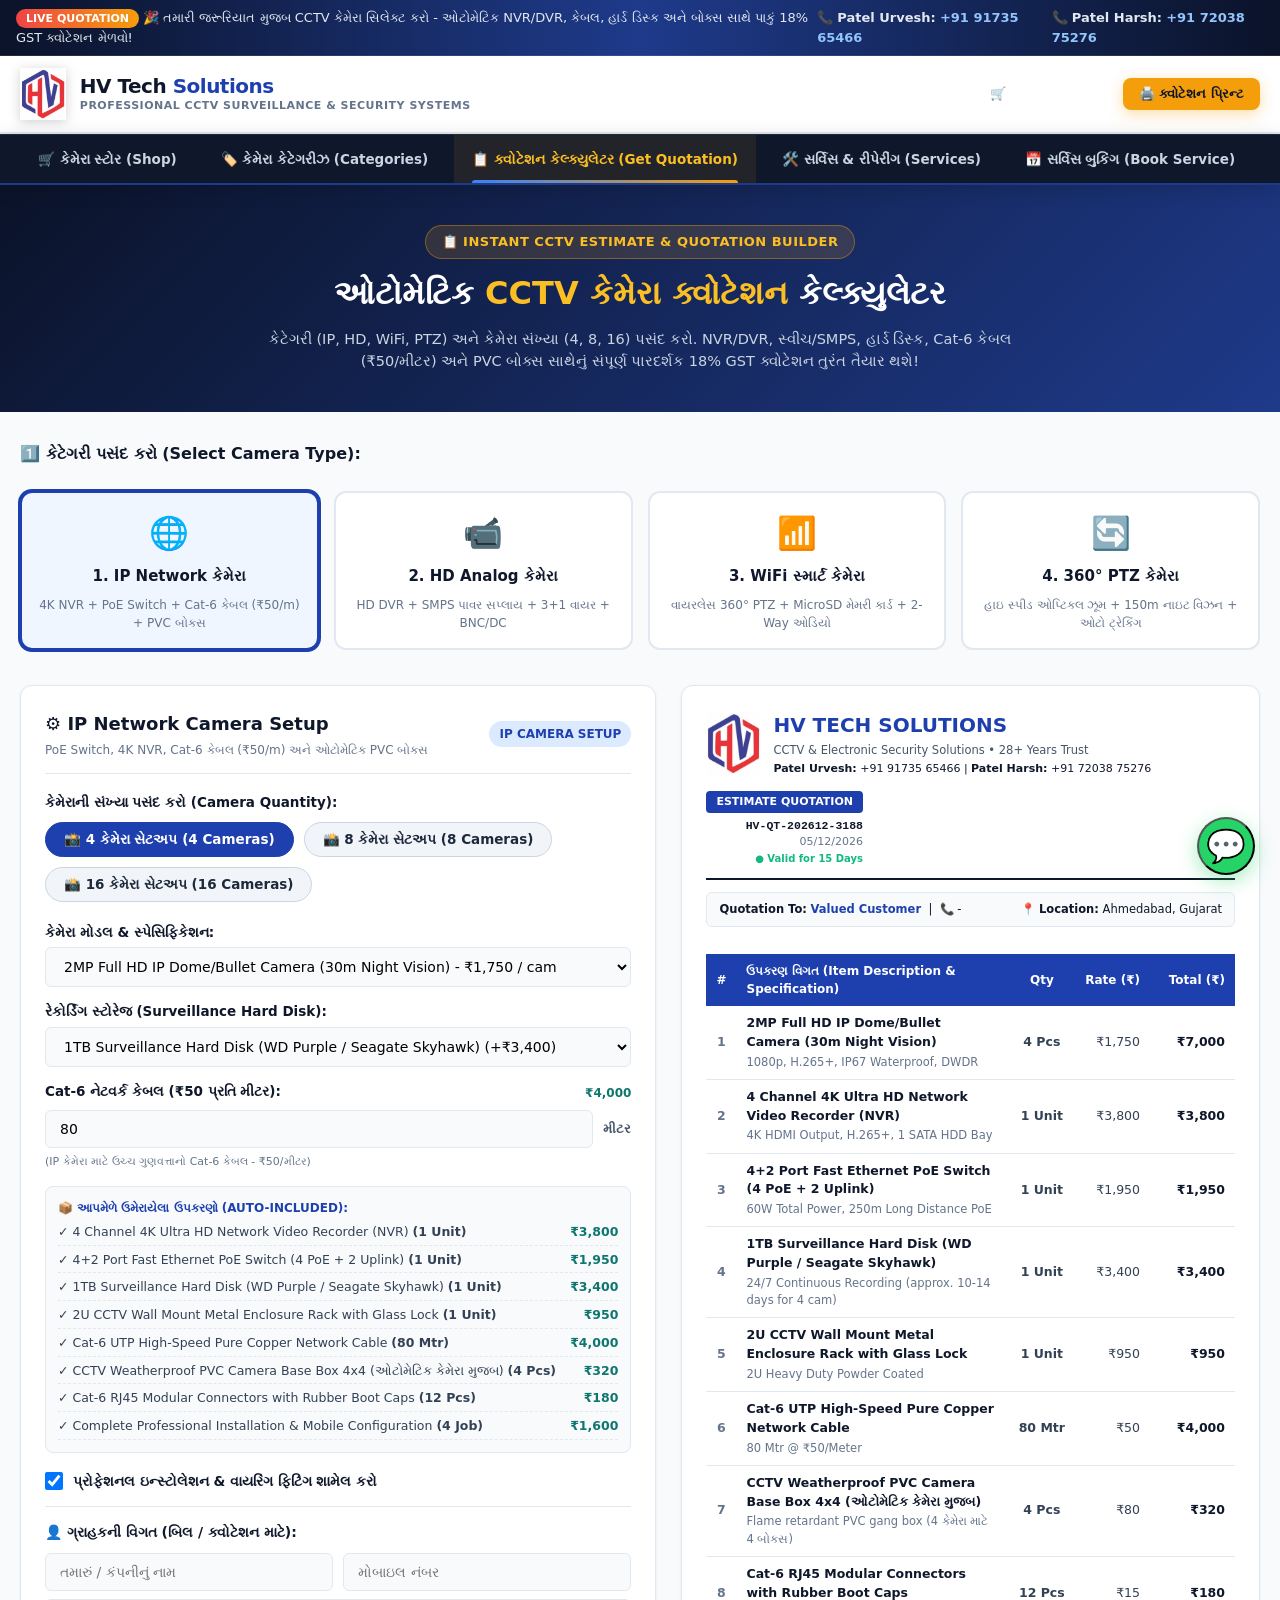
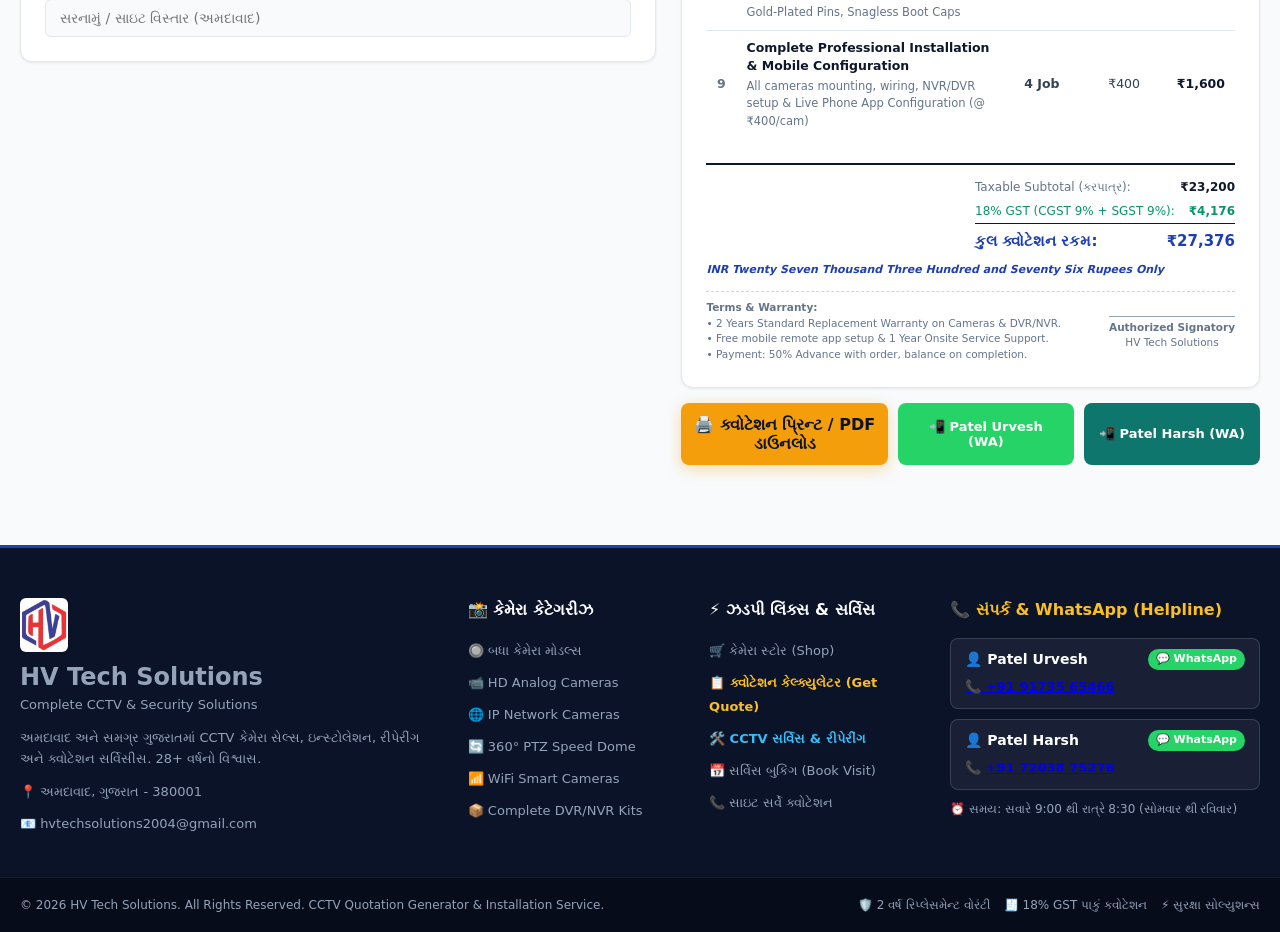
<file: quotation.html>
<!DOCTYPE html>
<html lang="gu">
<head>
    <meta charset="UTF-8">
    <meta name="viewport" content="width=device-width, initial-scale=1.0">
    <title>CCTV ક્વોટેશન કેલ્ક્યુલેટર - HV Tech Solutions Ahmedabad</title>
    <meta name="description" content="HV Tech Solutions - IP Camera, HD Camera, WiFi Camera અને PTZ Camera માટેનું લાઈવ ઓટોમેટિક CCTV ક્વોટેશન કેલ્ક્યુલેટર. Patel Urvesh (9173565466) & Patel Harsh (7203875276).">
    <link rel="stylesheet" href="style.css">
    <link rel="preconnect" href="https://fonts.googleapis.com">
    <link rel="preconnect" href="https://fonts.gstatic.com" crossorigin>
    <link href="https://fonts.googleapis.com/css2?family=Plus+Jakarta+Sans:wght@400;500;600;700;800&family=Noto+Sans+Gujarati:wght@400;600;700;800&display=swap" rel="stylesheet">
</head>
<body>

    <!-- 1. Announcement Bar -->
    <div class="announcement-bar">
        <div class="announcement-inner">
            <span class="announcement-badge">LIVE QUOTATION</span>
            <span>🎉 તમારી જરૂરિયાત મુજબ CCTV કેમેરા સિલેક્ટ કરો - ઓટોમેટિક NVR/DVR, કેબલ, હાર્ડ ડિસ્ક અને બોક્સ સાથે પાકું 18% GST ક્વોટેશન મેળવો!</span>
        </div>
        <div class="announcement-contact">
            <span>📞 <b>Patel Urvesh:</b> <a href="tel:+919173565466">+91 91735 65466</a></span>
            <span>📞 <b>Patel Harsh:</b> <a href="tel:+917203875276">+91 72038 75276</a></span>
        </div>
    </div>

    <!-- 2. Header -->
    <header class="site-header">
        <div class="header-container">
            <a href="index.html" class="logo-area">
                <img src="hv_logo.png" alt="HV Logo" class="site-logo-img">
                <div class="logo-text">
                    <h1>HV Tech <span>Solutions</span></h1>
                    <p>Professional CCTV Surveillance & Security Systems</p>
                </div>
            </a>

            <!-- Header Actions -->
            <div class="header-actions">
                <a href="index.html" class="btn-hero-secondary" style="padding: 8px 16px; font-size: 13px; text-decoration: none;">
                    🛒 સ્ટોર પર જાઓ
                </a>
                <button class="btn-hero-primary" onclick="printQuotation()" style="padding: 8px 16px; font-size: 13px;">
                    🖨️ ક્વોટેશન પ્રિન્ટ
                </button>
            </div>
        </div>
    </header>

    <!-- 3. Navigation Bar -->
    <nav class="main-navbar">
        <div class="nav-container">
            <a href="index.html" class="nav-link">🛒 કેમેરા સ્ટોર (Shop)</a>
            <a href="index.html#categoryShowcase" class="nav-link">🏷️ કેમેરા કેટેગરીઝ (Categories)</a>
            <a href="quotation.html" class="nav-link active">📋 ક્વોટેશન કેલ્ક્યુલેટર (Get Quotation)</a>
            <a href="services.html" class="nav-link">🛠️ સર્વિસ & રીપેરીંગ (Services)</a>
            <a href="services.html#serviceBooking" class="nav-link">📅 સર્વિસ બુકિંગ (Book Service)</a>
            <a href="index.html#inquirySection" class="nav-link">📞 સાઇટ સર્વે ઇન્ક્વાયરી</a>
        </div>
    </nav>

    <!-- 4. Hero Section -->
    <section class="quote-hero">
        <div style="max-width: 900px; margin: 0 auto;">
            <div class="hero-pill" style="margin-bottom: 10px;">📋 INSTANT CCTV ESTIMATE & QUOTATION BUILDER</div>
            <h1 style="font-size: 32px; font-weight: 800; margin-bottom: 12px;">
                ઓટોમેટિક <span style="color: #fbbf24;">CCTV કેમેરા ક્વોટેશન</span> કેલ્ક્યુલેટર
            </h1>
            <p style="font-size: 14.5px; color: #cbd5e1; max-width: 750px; margin: 0 auto; line-height: 1.5;">
                કેટેગરી (IP, HD, WiFi, PTZ) અને કેમેરા સંખ્યા (4, 8, 16) પસંદ કરો. NVR/DVR, સ્વીચ/SMPS, હાર્ડ ડિસ્ક, Cat-6 કેબલ (₹50/મીટર) અને PVC બોક્સ સાથેનું સંપૂર્ણ પારદર્શક 18% GST ક્વોટેશન તુરંત તૈયાર થશે!
            </p>
        </div>
    </section>

    <!-- 5. Main Quotation Container -->
    <main class="site-main" style="max-width: 1280px; margin: 0 auto; padding: 30px 20px;">
        
        <!-- Step 1: Select Category Tabs -->
        <div style="margin-bottom: 25px;">
            <div style="font-size: 16px; font-weight: 800; color: #0f172a; margin-bottom: 12px; display: flex; align-items: center; gap: 8px;">
                <span>1️⃣ કેટેગરી પસંદ કરો (Select Camera Type):</span>
            </div>
            <div class="quote-category-grid">
                <div class="quote-category-btn active" id="catBtn-ip" onclick="switchQuoteCategory('ip')">
                    <span class="quote-category-icon">🌐</span>
                    <span class="quote-category-title">1. IP Network કેમેરા</span>
                    <span class="quote-category-desc">4K NVR + PoE Switch + Cat-6 કેબલ (₹50/m) + PVC બોક્સ</span>
                </div>
                <div class="quote-category-btn" id="catBtn-hd" onclick="switchQuoteCategory('hd')">
                    <span class="quote-category-icon">📹</span>
                    <span class="quote-category-title">2. HD Analog કેમેરા</span>
                    <span class="quote-category-desc">HD DVR + SMPS પાવર સપ્લાય + 3+1 વાયર + BNC/DC</span>
                </div>
                <div class="quote-category-btn" id="catBtn-wifi" onclick="switchQuoteCategory('wifi')">
                    <span class="quote-category-icon">📶</span>
                    <span class="quote-category-title">3. WiFi સ્માર્ટ કેમેરા</span>
                    <span class="quote-category-desc">વાયરલેસ 360° PTZ + MicroSD મેમરી કાર્ડ + 2-Way ઓડિયો</span>
                </div>
                <div class="quote-category-btn" id="catBtn-ptz" onclick="switchQuoteCategory('ptz')">
                    <span class="quote-category-icon">🔄</span>
                    <span class="quote-category-title">4. 360° PTZ કેમેરા</span>
                    <span class="quote-category-desc">હાઇ સ્પીડ ઓપ્ટિકલ ઝૂમ + 150m નાઇટ વિઝન + ઓટો ટ્રેકિંગ</span>
                </div>
            </div>
        </div>

        <!-- Quotation Two-Column Workspace -->
        <div class="quote-builder-layout">
            
            <!-- Left Column: Configuration Controls -->
            <div class="quote-card">
                <div class="quote-card-header">
                    <div>
                        <h3 style="color: #0f172a; font-size: 18px; margin: 0 0 4px;" id="configPanelTitle">⚙️ કન્ફિગરેશન સેટિંગ્સ</h3>
                        <p style="margin: 0; font-size: 12px; color: #64748b;" id="configPanelSubtitle">કેમેરાની સંખ્યા અને મોડલ પસંદ કરો</p>
                    </div>
                    <span id="categoryBadge" style="background:#dbeafe; color:#1e40af; padding:4px 10px; border-radius:20px; font-size:12px; font-weight:800;">
                        IP CAMERA SETUP
                    </span>
                </div>

                <!-- Camera Quantity Presets (4, 8, 16) -->
                <div style="margin-bottom: 20px;">
                    <label style="font-weight: 700; font-size: 13.5px; color: #0f172a; display: block; margin-bottom: 8px;">
                        કેમેરાની સંખ્યા પસંદ કરો (Camera Quantity):
                    </label>
                    <div class="preset-chip-group" id="presetChipsContainer">
                        <!-- Rendered by quotation.js -->
                    </div>
                </div>

                <!-- Model / Resolution Selection -->
                <div class="form-group">
                    <label style="font-weight: 700; font-size: 13.5px; color: #0f172a;">કેમેરા મોડલ & સ્પેસિફિકેશન:</label>
                    <select id="cfgModel" class="form-control" onchange="recalculateQuote()">
                        <!-- Rendered dynamically -->
                    </select>
                </div>

                <!-- Storage / Hard Disk / SD Card -->
                <div class="form-group">
                    <label style="font-weight: 700; font-size: 13.5px; color: #0f172a;" id="cfgStorageLabel">રેકોર્ડિંગ સ્ટોરેજ (Hard Disk):</label>
                    <select id="cfgStorage" class="form-control" onchange="recalculateQuote()">
                        <!-- Rendered dynamically -->
                    </select>
                </div>

                <!-- Cabling Meters (Cat-6 @ 50/m or 3+1 @ 30/m) -->
                <div class="form-group" id="cableGroup">
                    <div style="display:flex; justify-content:space-between; align-items:center; margin-bottom:4px;">
                        <label style="font-weight: 700; font-size: 13.5px; color: #0f172a;" id="cfgCableLabel">
                            Cat-6 નેટવર્ક કેબલ (₹50 પ્રતિ મીટર):
                        </label>
                        <span style="font-size:12px; font-weight:bold; color:#0f766e;" id="cableCostPreview">₹4,000</span>
                    </div>
                    <div style="display:flex; align-items:center; gap:10px;">
                        <input type="number" id="cfgCableMeters" class="form-control" value="80" min="10" max="1000" oninput="recalculateQuote()">
                        <span style="font-size:13px; font-weight:600; color:#475569;">મીટર</span>
                    </div>
                    <small style="color:#64748b; font-size:11px;" id="cableHelpText">
                        (4 કેમેરા માટે અંદાજે 80 મીટર કેબલ. તમારી સાઇટ મુજબ વધારી/ઘટાડી શકો છો)
                    </small>
                </div>

                <!-- Included Accessories Auto Display (NVR, PoE/SMPS, PVC Box, Rack) -->
                <div style="background:#f8fafc; border:1px solid #e2e8f0; border-radius:8px; padding:12px; margin-bottom:18px;">
                    <div style="font-size:12px; font-weight:800; color:#1e40af; text-transform:uppercase; margin-bottom:6px;">
                        📦 આપમેળે ઉમેરાયેલા ઉપકરણો (Auto-Included):
                    </div>
                    <ul id="autoHardwareList" style="list-style:none; font-size:12.5px; color:#334155; display:flex; flex-direction:column; gap:5px;">
                        <!-- Rendered dynamically -->
                    </ul>
                </div>

                <!-- Installation Toggle -->
                <div class="form-group">
                    <label style="display:flex; align-items:center; gap:10px; cursor:pointer;">
                        <input type="checkbox" id="cfgInstallCheck" checked onchange="recalculateQuote()" style="width:18px; height:18px;">
                        <span style="font-size:13.5px; font-weight:700; color:#0f172a;" id="installToggleLabel">
                            પ્રોફેશનલ ઇન્સ્ટોલેશન & વાયરિંગ ફિટિંગ શામેલ કરો
                        </span>
                    </label>
                </div>

                <!-- Customer Details for Quotation Print -->
                <div style="border-top:1px solid #e2e8f0; padding-top:15px; margin-top:15px;">
                    <h4 style="font-size:14px; color:#0f172a; margin-bottom:10px;">👤 ગ્રાહકની વિગત (બિલ / ક્વોટેશન માટે):</h4>
                    <div style="display:grid; grid-template-columns:1fr 1fr; gap:10px;">
                        <input type="text" id="quoteCustName" class="form-control" placeholder="તમારું / કંપનીનું નામ" oninput="updateCustomerPreview()">
                        <input type="tel" id="quoteCustPhone" class="form-control" placeholder="મોબાઇલ નંબર" oninput="updateCustomerPreview()">
                    </div>
                    <input type="text" id="quoteCustAddress" class="form-control" placeholder="સરનામું / સાઇટ વિસ્તાર (અમદાવાદ)" style="margin-top:8px;" oninput="updateCustomerPreview()">
                </div>

            </div>

            <!-- Right Column: Real-Time Live Quotation Sheet -->
            <div>
                <div class="quote-card" id="quotationPrintArea" style="position:relative;">
                    
                    <!-- Quotation Sheet Header -->
                    <div style="display:flex; justify-content:space-between; align-items:center; border-bottom:2px solid #0f172a; padding-bottom:12px; margin-bottom:12px; flex-wrap:wrap; gap:10px;">
                        <div style="display:flex; align-items:center; gap:12px;">
                            <img src="hv_logo.png" alt="HV Logo" style="width:55px; height:auto; object-fit:contain; border-radius:6px;" onerror="this.style.display='none'">
                            <div>
                                <h2 style="color:#1e40af; margin:0 0 2px; font-size:20px; font-weight:800;">HV TECH SOLUTIONS</h2>
                                <p style="margin:0 0 2px; font-size:11.5px; color:#475569;">CCTV & Electronic Security Solutions • 28+ Years Trust</p>
                                <p style="margin:0; font-size:11px; color:#0f172a;">
                                    <b>Patel Urvesh:</b> +91 91735 65466 | <b>Patel Harsh:</b> +91 72038 75276
                                </p>
                            </div>
                        </div>
                        <div style="text-align:right;">
                            <div style="background:#1e40af; color:white; padding:3px 10px; border-radius:4px; font-size:11px; font-weight:800; display:inline-block; margin-bottom:4px;">
                                ESTIMATE QUOTATION
                            </div>
                            <div style="font-size:11.5px; font-family:monospace; font-weight:bold;" id="quoteNumber">HV-QT-2026-01</div>
                            <div style="font-size:11px; color:#64748b;" id="quoteDate">06/10/2026</div>
                            <div style="font-size:10px; color:#10b981; font-weight:bold;">● Valid for 15 Days</div>
                        </div>
                    </div>

                    <!-- Client Details Ribbon -->
                    <div style="background:#f8fafc; border:1px solid #e2e8f0; border-radius:6px; padding:8px 12px; font-size:11.5px; margin-bottom:12px; display:flex; justify-content:space-between; flex-wrap:wrap; gap:6px;">
                        <div>
                            <b>Quotation To:</b> <span id="previewCustName" style="color:#1e40af; font-weight:bold;">Valued Customer</span>
                            &nbsp;|&nbsp; 📞 <span id="previewCustPhone">-</span>
                        </div>
                        <div>
                            📍 <b>Location:</b> <span id="previewCustAddress">Ahmedabad, Gujarat</span>
                        </div>
                    </div>

                    <!-- Itemized Quotation Table -->
                    <div style="overflow-x:auto;">
                        <table class="quote-table">
                            <thead>
                                <tr>
                                    <th style="width:25px; text-align:center;">#</th>
                                    <th>ઉપકરણ વિગત (Item Description & Specification)</th>
                                    <th style="text-align:center; width:55px;">Qty</th>
                                    <th style="text-align:right; width:75px;">Rate (₹)</th>
                                    <th style="text-align:right; width:85px;">Total (₹)</th>
                                </tr>
                            </thead>
                            <tbody id="quoteItemsTbody">
                                <!-- Rendered dynamically by quotation.js -->
                            </tbody>
                        </table>
                    </div>

                    <!-- Price & 18% GST Breakdown -->
                    <div style="border-top:2px solid #0f172a; padding-top:10px; margin-top:10px;">
                        <div style="display:flex; justify-content:flex-end;">
                            <div style="width:260px; font-size:12px;">
                                <div style="display:flex; justify-content:space-between; padding:3px 0; color:#64748b;">
                                    <span>Taxable Subtotal (કરપાત્ર):</span>
                                    <span id="quoteSubtotal" style="font-weight:600; color:#0f172a;">₹0</span>
                                </div>
                                <div style="display:flex; justify-content:space-between; padding:3px 0; color:#059669;">
                                    <span>18% GST (CGST 9% + SGST 9%):</span>
                                    <span id="quoteGst" style="font-weight:600;">₹0</span>
                                </div>
                                <div style="display:flex; justify-content:space-between; padding:6px 0; border-top:1.5px solid #0f172a; font-size:15px; font-weight:800; color:#1e40af;">
                                    <span>કુલ ક્વોટેશન રકમ:</span>
                                    <span id="quoteGrandTotal">₹0</span>
                                </div>
                            </div>
                        </div>
                        <div style="font-size:11px; font-style:italic; color:#1e40af; font-weight:600; margin-top:4px;" id="quoteAmountInWords">
                            INR Zero Rupees Only
                        </div>
                    </div>

                    <!-- Terms & Signatory -->
                    <div style="border-top:1px dashed #cbd5e1; padding-top:8px; margin-top:12px; display:flex; justify-content:space-between; font-size:10.5px; color:#64748b; flex-wrap:wrap; gap:10px;">
                        <div>
                            <b>Terms & Warranty:</b><br>
                            • 2 Years Standard Replacement Warranty on Cameras & DVR/NVR.<br>
                            • Free mobile remote app setup & 1 Year Onsite Service Support.<br>
                            • Payment: 50% Advance with order, balance on completion.
                        </div>
                        <div style="text-align:center;">
                            <br>
                            <span style="border-top:1px solid #94a3b8; padding-top:3px; display:inline-block;"><b>Authorized Signatory</b><br>HV Tech Solutions</span>
                        </div>
                    </div>

                </div>

                <!-- Actions Bar below quotation -->
                <div style="display:flex; gap:10px; margin-top:15px; flex-wrap:wrap;">
                    <button class="btn-hero-primary" onclick="printQuotation()" style="flex:1.2; justify-content:center; padding:12px;">
                        🖨️ ક્વોટેશન પ્રિન્ટ / PDF ડાઉનલોડ
                    </button>
                    <button class="btn-submit-inquiry" onclick="sendQuoteWhatsApp('9173565466')" style="flex:1; justify-content:center; padding:12px; font-size:13px; background:#25d366;">
                        📲 Patel Urvesh (WA)
                    </button>
                    <button class="btn-submit-inquiry" onclick="sendQuoteWhatsApp('7203875276')" style="flex:1; justify-content:center; padding:12px; font-size:13px; background:#0f766e;">
                        📲 Patel Harsh (WA)
                    </button>
                </div>
            </div>

        </div>

    </main>

    <!-- Footer -->
    <footer class="site-footer">
        <div class="footer-top">
            <div class="footer-col brand-col">
                <div class="footer-logo">
                    <img src="hv_logo.png" alt="HV Logo" style="width:48px; height:auto; object-fit:contain; border-radius:6px;">
                    <div>
                        <h2>HV Tech Solutions</h2>
                        <p>Complete CCTV & Security Solutions</p>
                    </div>
                </div>
                <p class="footer-desc">
                    અમદાવાદ અને સમગ્ર ગુજરાતમાં CCTV કેમેરા સેલ્સ, ઇન્સ્ટોલેશન, રીપેરીંગ અને ક્વોટેશન સર્વિસીસ. 28+ વર્ષનો વિશ્વાસ.
                </p>
                <div class="footer-contact-mini">
                    <p>📍 અમદાવાદ, ગુજરાત - 380001</p>
                    <p>📧 hvtechsolutions2004@gmail.com</p>
                </div>
            </div>

            <div class="footer-col">
                <h3>📸 કેમેરા કેટેગરીઝ</h3>
                <ul class="footer-links">
                    <li><a href="index.html#catalog">🔘 બધા કેમેરા મોડલ્સ</a></li>
                    <li><a href="index.html#catalog">📹 HD Analog Cameras</a></li>
                    <li><a href="index.html#catalog">🌐 IP Network Cameras</a></li>
                    <li><a href="index.html#catalog">🔄 360° PTZ Speed Dome</a></li>
                    <li><a href="index.html#catalog">📶 WiFi Smart Cameras</a></li>
                    <li><a href="index.html#catalog">📦 Complete DVR/NVR Kits</a></li>
                </ul>
            </div>

            <div class="footer-col">
                <h3>⚡ ઝડપી લિંક્સ & સર્વિસ</h3>
                <ul class="footer-links">
                    <li><a href="index.html">🛒 કેમેરા સ્ટોર (Shop)</a></li>
                    <li><a href="quotation.html" style="color:#fbbf24; font-weight:bold;">📋 ક્વોટેશન કેલ્ક્યુલેટર (Get Quote)</a></li>
                    <li><a href="services.html" style="color:#38bdf8; font-weight:bold;">🛠️ CCTV સર્વિસ & રીપેરીંગ</a></li>
                    <li><a href="services.html#serviceBooking">📅 સર્વિસ બુકિંગ (Book Visit)</a></li>
                    <li><a href="index.html#inquirySection">📞 સાઇટ સર્વે ક્વોટેશન</a></li>
                </ul>
            </div>

            <div class="footer-col">
                <h3 style="color:#fbbf24;">📞 સંપર્ક & WhatsApp (Helpline)</h3>
                <div class="footer-contact-card">
                    <div class="footer-contact-name">
                        <span>👤 Patel Urvesh</span>
                        <a href="https://wa.me/919173565466?text=Hello%20Patel%20Urvesh%2C%20regarding%20CCTV%20Quotation" target="_blank" class="footer-wa-badge">💬 WhatsApp</a>
                    </div>
                    <div class="footer-contact-phone">
                        <a href="tel:+919173565466">📞 +91 91735 65466</a>
                    </div>
                </div>
                <div class="footer-contact-card">
                    <div class="footer-contact-name">
                        <span>👤 Patel Harsh</span>
                        <a href="https://wa.me/917203875276?text=Hello%20Patel%20Harsh%2C%20regarding%20CCTV%20Quotation" target="_blank" class="footer-wa-badge">💬 WhatsApp</a>
                    </div>
                    <div class="footer-contact-phone">
                        <a href="tel:+917203875276">📞 +91 72038 75276</a>
                    </div>
                </div>
                <p style="font-size:12px; color:#94a3b8; margin-top:8px;">
                    ⏰ સમય: સવારે 9:00 થી રાત્રે 8:30 (સોમવાર થી રવિવાર)
                </p>
            </div>
        </div>

        <div class="footer-bottom">
            <div style="display:flex; justify-content:space-between; align-items:center; flex-wrap:wrap; gap:12px; max-width:1280px; margin:0 auto;">
                <p style="margin:0;">© 2026 HV Tech Solutions. All Rights Reserved. CCTV Quotation Generator & Installation Service.</p>
                <div style="display:flex; gap:14px; font-size:12px; color:#94a3b8; flex-wrap:wrap;">
                    <span>🛡️ 2 વર્ષ રિપ્લેસમેન્ટ વોરંટી</span>
                    <span>🧾 18% GST પાકું ક્વોટેશન</span>
                    <span>⚡ સુરક્ષા સોલ્યુશન્સ</span>
                </div>
            </div>
        </div>
    </footer>

    <!-- Floating WhatsApp Popup Menu -->
    <div class="wa-popup-menu" id="waPopupMenu">
        <div class="wa-popup-title">💬 WhatsApp & Contact (સંપર્ક કરો)</div>
        <a href="https://wa.me/919173565466?text=Hello%20Patel%20Urvesh%2C%20I%20need%20a%20CCTV%20Quotation" target="_blank" class="wa-popup-option">
            <div>
                <b>Patel Urvesh</b><br>
                <small style="color:#64748b;">+91 91735 65466 (WhatsApp)</small>
            </div>
            <div class="wa-popup-btn-icon">💬</div>
        </a>
        <a href="https://wa.me/917203875276?text=Hello%20Patel%20Harsh%2C%20I%20need%20a%20CCTV%20Quotation" target="_blank" class="wa-popup-option">
            <div>
                <b>Patel Harsh</b><br>
                <small style="color:#64748b;">+91 72038 75276 (WhatsApp)</small>
            </div>
            <div class="wa-popup-btn-icon">💬</div>
        </a>
        <a href="tel:+919173565466" class="wa-popup-option" style="background:#f1f5f9;">
            <div>
                <b>📞 ડાયરેક્ટ કૉલ કરો</b><br>
                <small style="color:#2563eb;">Urvesh: 9173565466 / Harsh: 7203875276</small>
            </div>
            <div class="wa-popup-btn-icon" style="background:#2563eb;">📞</div>
        </a>
    </div>

    <!-- Floating WhatsApp Button -->
    <button class="floating-wa-btn" id="floatingWaBtn" onclick="toggleWaPopup(event)" title="WhatsApp & SMS / સંપર્ક કરો">
        💬
    </button>

    <div class="toast-container" id="toastContainer"></div>

    <script src="quotation.js"></script>
</body>
</html>
</file>
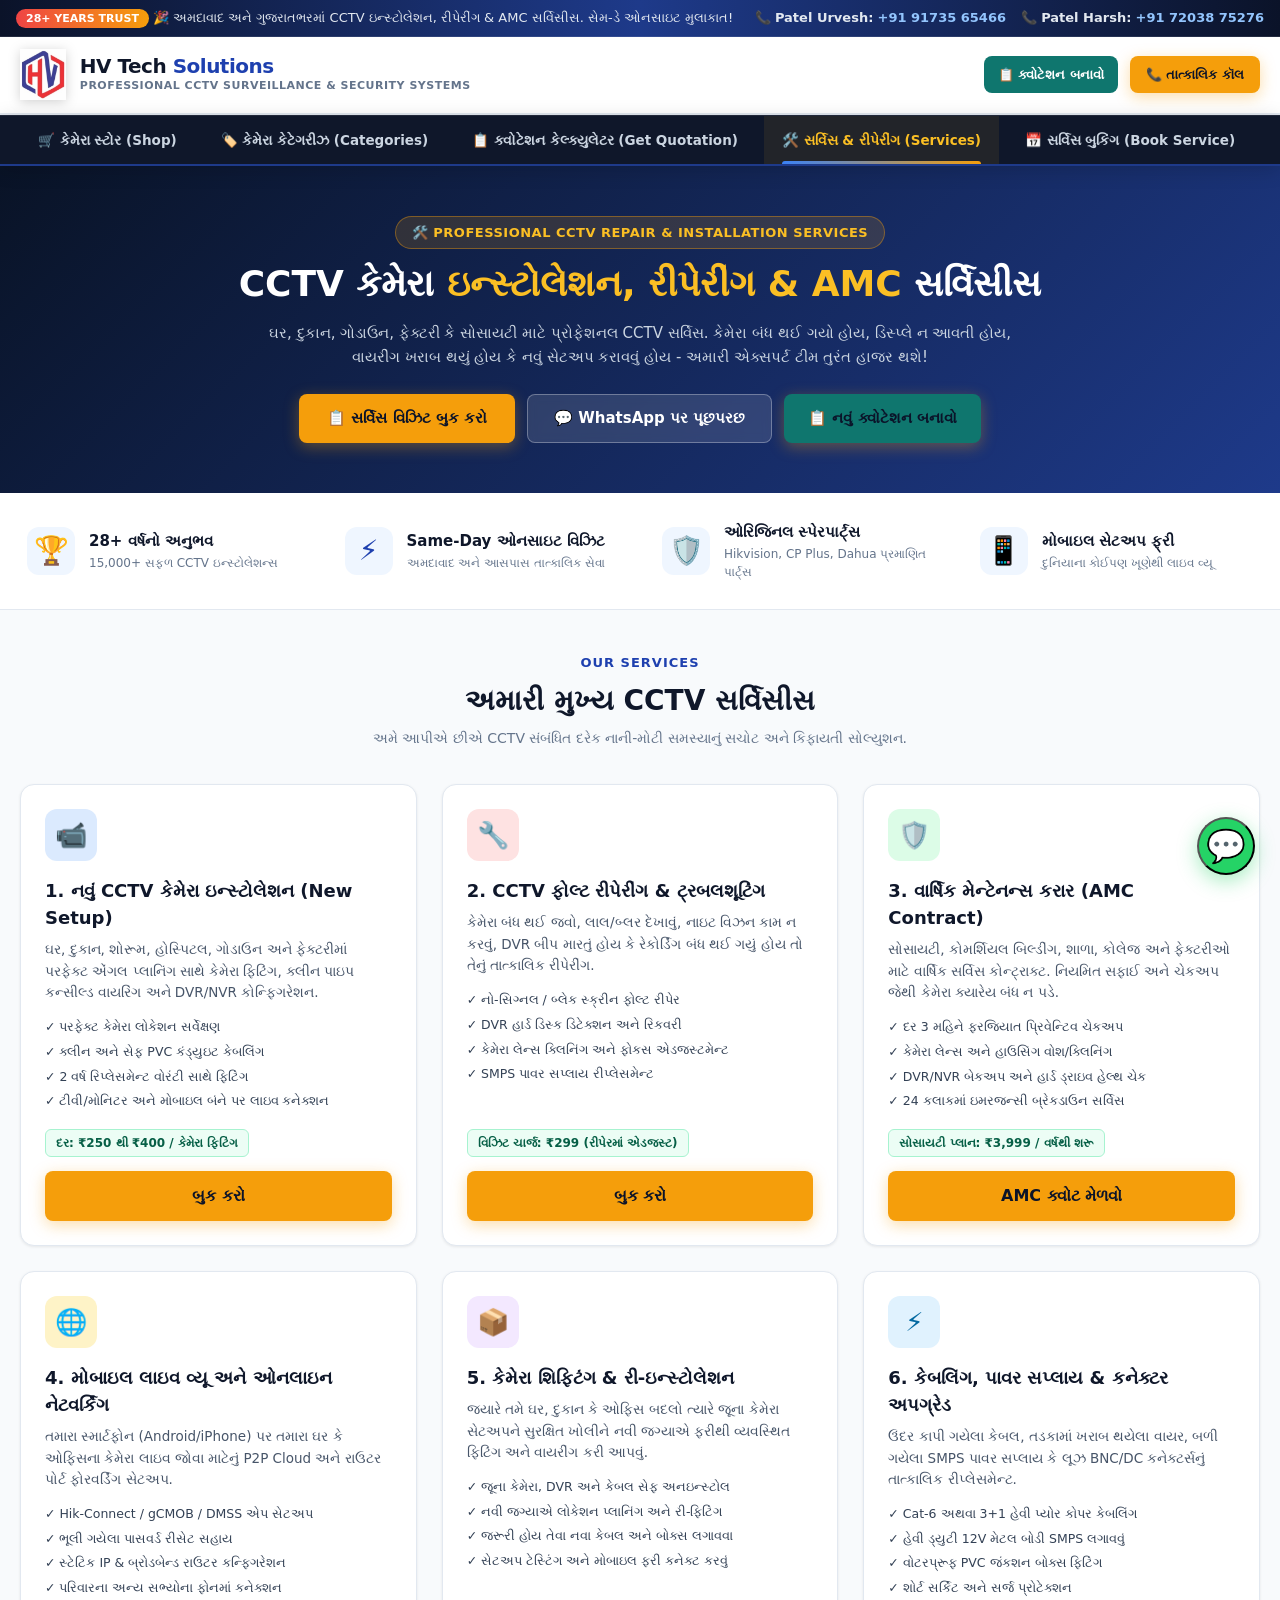
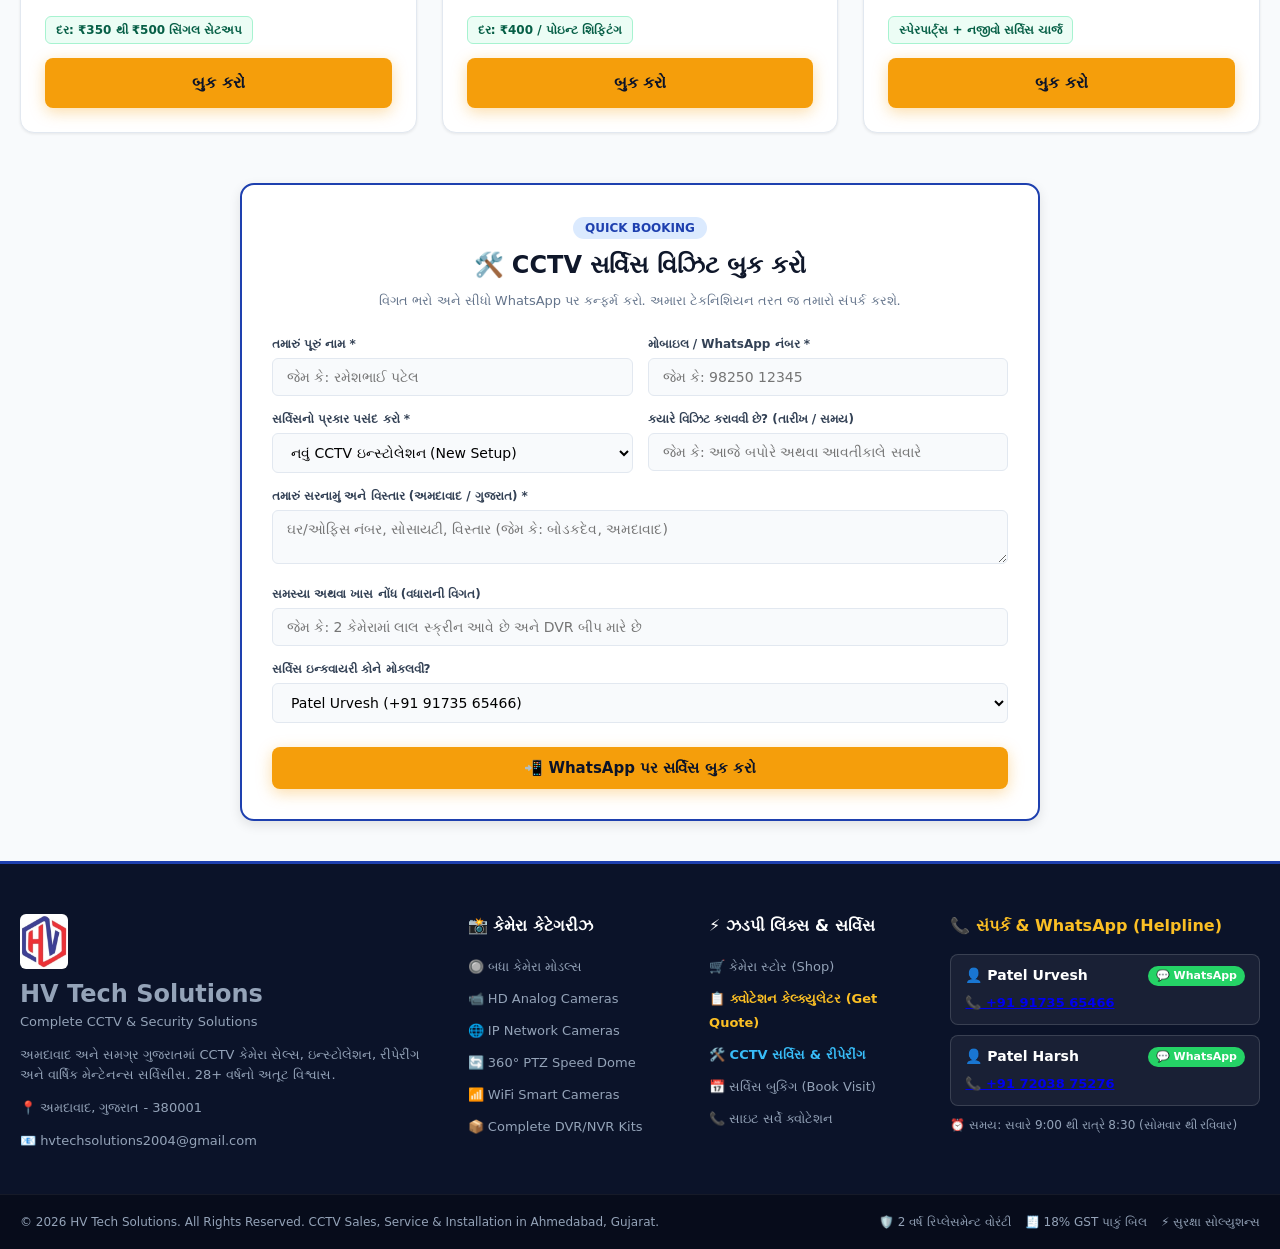
<file: services.html>
<!DOCTYPE html>
<html lang="gu">
<head>
    <meta charset="UTF-8">
    <meta name="viewport" content="width=device-width, initial-scale=1.0">
    <title>CCTV સર્વિસ, ઇન્સ્ટોલેશન & રીપેરીંગ - HV Tech Solutions Ahmedabad</title>
    <meta name="description" content="HV Tech Solutions - 28+ વર્ષનો વિશ્વાસ. CCTV કેમેરા ઇન્સ્ટોલેશન, રીપેરીંગ, AMC, વાયરિંગ અને મોબાઇલ ઓનલાઇન સેટઅપ. પટેલ ઉર્વેશ (9173565466) & પટેલ હર્ષ (7203875276).">
    <link rel="stylesheet" href="style.css">
    <link rel="preconnect" href="https://fonts.googleapis.com">
    <link rel="preconnect" href="https://fonts.gstatic.com" crossorigin>
    <link href="https://fonts.googleapis.com/css2?family=Plus+Jakarta+Sans:wght@400;500;600;700;800&family=Noto+Sans+Gujarati:wght@400;600;700;800&display=swap" rel="stylesheet">
</head>
<body>

    <!-- 1. Top Announcement Strip -->
    <div class="announcement-bar">
        <div class="announcement-inner">
            <span class="announcement-badge">28+ YEARS TRUST</span>
            <span>🎉 અમદાવાદ અને ગુજરાતભરમાં CCTV ઇન્સ્ટોલેશન, રીપેરીંગ & AMC સર્વિસીસ. સેમ-ડે ઓનસાઇટ મુલાકાત!</span>
        </div>
        <div class="announcement-contact">
            <span>📞 <b>Patel Urvesh:</b> <a href="tel:+919173565466">+91 91735 65466</a></span>
            <span>📞 <b>Patel Harsh:</b> <a href="tel:+917203875276">+91 72038 75276</a></span>
        </div>
    </div>

    <!-- 2. Site Header -->
    <header class="site-header">
        <div class="header-container">
            <a href="index.html" class="logo-area">
                <img src="hv_logo.png" alt="HV Logo" class="site-logo-img">
                <div class="logo-text">
                    <h1>HV Tech <span>Solutions</span></h1>
                    <p>Professional CCTV Surveillance & Security Systems</p>
                </div>
            </a>

            <!-- Header Actions -->
            <div class="header-actions">
                <a href="quotation.html" class="btn-header-orders" style="background:#0f766e; text-decoration:none;">
                    📋 ક્વોટેશન બનાવો
                </a>
                <a href="tel:+919173565466" class="btn-hero-primary" style="padding:9px 16px; font-size:13px; text-decoration:none;">
                    📞 તાત્કાલિક કૉલ
                </a>
            </div>
        </div>
    </header>

    <!-- 3. Main Navigation Bar -->
    <nav class="main-navbar">
        <div class="nav-container">
            <a href="index.html" class="nav-link">🛒 કેમેરા સ્ટોર (Shop)</a>
            <a href="index.html#categoryShowcase" class="nav-link">🏷️ કેમેરા કેટેગરીઝ (Categories)</a>
            <a href="quotation.html" class="nav-link">📋 ક્વોટેશન કેલ્ક્યુલેટર (Get Quotation)</a>
            <a href="services.html" class="nav-link active">🛠️ સર્વિસ & રીપેરીંગ (Services)</a>
            <a href="#serviceBooking" class="nav-link">📅 સર્વિસ બુકિંગ (Book Service)</a>
            <a href="index.html#inquirySection" class="nav-link">📞 સાઇટ સર્વે ઇન્ક્વાયરી</a>
        </div>
    </nav>

    <!-- 4. Hero Section -->
    <section class="quote-hero" style="background: linear-gradient(135deg, #091326 0%, #1e3a8a 100%); padding: 50px 20px;">
        <div style="max-width: 900px; margin: 0 auto; text-align: center;">
            <div class="hero-pill" style="margin-bottom: 12px;">🛠️ PROFESSIONAL CCTV REPAIR & INSTALLATION SERVICES</div>
            <h1 style="font-size: 36px; font-weight: 800; margin-bottom: 15px; line-height: 1.25;">
                CCTV કેમેરા <span style="color: #fbbf24;">ઇન્સ્ટોલેશન, રીપેરીંગ & AMC</span> સર્વિસીસ
            </h1>
            <p style="font-size: 15px; color: #cbd5e1; max-width: 750px; margin: 0 auto 25px; line-height: 1.6;">
                ઘર, દુકાન, ગોડાઉન, ફેક્ટરી કે સોસાયટી માટે પ્રોફેશનલ CCTV સર્વિસ. કેમેરા બંધ થઈ ગયો હોય, ડિસ્પ્લે ન આવતી હોય, વાયરીંગ ખરાબ થયું હોય કે નવું સેટઅપ કરાવવું હોય - અમારી એક્સપર્ટ ટીમ તુરંત હાજર થશે!
            </p>
            <div style="display: flex; justify-content: center; gap: 12px; flex-wrap: wrap;">
                <a href="#serviceBooking" class="btn-hero-primary" style="font-size: 15px; padding: 12px 28px;">📋 સર્વિસ વિઝિટ બુક કરો</a>
                <a href="https://wa.me/919173565466?text=Hello%20HV%20Tech%2C%20I%20need%20CCTV%20Service%20Repair%20Support" target="_blank" class="btn-hero-secondary" style="font-size: 15px; padding: 12px 26px;">💬 WhatsApp પર પૂછપરછ</a>
                <a href="quotation.html" class="btn-hero-primary" style="background:#0f766e; border-color:#0f766e; font-size:15px; padding:12px 24px;">📋 નવું ક્વોટેશન બનાવો</a>
            </div>
        </div>
    </section>

    <!-- 5. Trust Strip -->
    <section class="trust-strip">
        <div class="trust-grid">
            <div class="trust-item">
                <div class="trust-icon">🏆</div>
                <div class="trust-info">
                    <h4>28+ વર્ષનો અનુભવ</h4>
                    <p>15,000+ સફળ CCTV ઇન્સ્ટોલેશન્સ</p>
                </div>
            </div>
            <div class="trust-item">
                <div class="trust-icon">⚡</div>
                <div class="trust-info">
                    <h4>Same-Day ઓનસાઇટ વિઝિટ</h4>
                    <p>અમદાવાદ અને આસપાસ તાત્કાલિક સેવા</p>
                </div>
            </div>
            <div class="trust-item">
                <div class="trust-icon">🛡️</div>
                <div class="trust-info">
                    <h4>ઓરિજિનલ સ્પેરપાર્ટ્સ</h4>
                    <p>Hikvision, CP Plus, Dahua પ્રમાણિત પાર્ટ્સ</p>
                </div>
            </div>
            <div class="trust-item">
                <div class="trust-icon">📱</div>
                <div class="trust-info">
                    <h4>મોબાઇલ સેટઅપ ફ્રી</h4>
                    <p>દુનિયાના કોઈપણ ખૂણેથી લાઇવ વ્યૂ</p>
                </div>
            </div>
        </div>
    </section>

    <!-- 6. Services Detailed Grid -->
    <main class="site-main" style="padding: 40px 20px;">
        <div style="text-align: center; margin-bottom: 35px;">
            <span style="color: #1e40af; font-weight: 800; font-size: 13px; text-transform: uppercase; letter-spacing: 1px;">OUR SERVICES</span>
            <h2 style="font-size: 28px; font-weight: 800; color: #0f172a; margin: 6px 0;">અમારી મુખ્ય CCTV સર્વિસીસ</h2>
            <p style="color: #64748b; font-size: 14px;">અમે આપીએ છીએ CCTV સંબંધિત દરેક નાની-મોટી સમસ્યાનું સચોટ અને કિફાયતી સોલ્યુશન.</p>
        </div>

        <div class="services-grid">
            
            <!-- Service 1 -->
            <div class="service-card">
                <div>
                    <div class="service-icon-wrap" style="background:#dbeafe; color:#1e40af;">📹</div>
                    <div class="service-title">1. નવું CCTV કેમેરા ઇન્સ્ટોલેશન (New Setup)</div>
                    <p class="service-desc">
                        ઘર, દુકાન, શોરૂમ, હોસ્પિટલ, ગોડાઉન અને ફેક્ટરીમાં પરફેક્ટ એંગલ પ્લાનિંગ સાથે કેમેરા ફિટિંગ, ક્લીન પાઇપ કન્સીલ્ડ વાયરિંગ અને DVR/NVR કોન્ફિગરેશન.
                    </p>
                    <ul class="service-features-list">
                        <li>✓ પરફેક્ટ કેમેરા લોકેશન સર્વેક્ષણ</li>
                        <li>✓ ક્લીન અને સેફ PVC કંડ્યુઇટ કેબલિંગ</li>
                        <li>✓ 2 વર્ષ રિપ્લેસમેન્ટ વોરંટી સાથે ફિટિંગ</li>
                        <li>✓ ટીવી/મોનિટર અને મોબાઇલ બંને પર લાઇવ કનેક્શન</li>
                    </ul>
                </div>
                <div>
                    <div class="service-rate-badge">દર: ₹250 થી ₹400 / કેમેરા ફિટિંગ</div>
                    <a href="#serviceBooking" class="btn-hero-primary" style="width:100%; justify-content:center; text-decoration:none;" onclick="selectServiceType('નવું CCTV ઇન્સ્ટોલેશન')">બુક કરો</a>
                </div>
            </div>

            <!-- Service 2 -->
            <div class="service-card">
                <div>
                    <div class="service-icon-wrap" style="background:#fee2e2; color:#b91c1c;">🔧</div>
                    <div class="service-title">2. CCTV ફોલ્ટ રીપેરીંગ & ટ્રબલશૂટિંગ</div>
                    <p class="service-desc">
                        કેમેરા બંધ થઈ જવો, લાલ/બ્લર દેખાવું, નાઇટ વિઝન કામ ન કરવું, DVR બીપ મારતું હોય કે રેકોર્ડિંગ બંધ થઈ ગયું હોય તો તેનું તાત્કાલિક રીપેરીંગ.
                    </p>
                    <ul class="service-features-list">
                        <li>✓ નો-સિગ્નલ / બ્લેક સ્ક્રીન ફોલ્ટ રીપેર</li>
                        <li>✓ DVR હાર્ડ ડિસ્ક ડિટેક્શન અને રિકવરી</li>
                        <li>✓ કેમેરા લેન્સ ક્લિનિંગ અને ફોકસ એડજસ્ટમેન્ટ</li>
                        <li>✓ SMPS પાવર સપ્લાય રીપ્લેસમેન્ટ</li>
                    </ul>
                </div>
                <div>
                    <div class="service-rate-badge">વિઝિટ ચાર્જ: ₹299 (રીપેરમાં એડજસ્ટ)</div>
                    <a href="#serviceBooking" class="btn-hero-primary" style="width:100%; justify-content:center; text-decoration:none;" onclick="selectServiceType('CCTV ફોલ્ટ રીપેરીંગ')">બુક કરો</a>
                </div>
            </div>

            <!-- Service 3 -->
            <div class="service-card">
                <div>
                    <div class="service-icon-wrap" style="background:#dcfce7; color:#15803d;">🛡️</div>
                    <div class="service-title">3. વાર્ષિક મેન્ટેનન્સ કરાર (AMC Contract)</div>
                    <p class="service-desc">
                        સોસાયટી, કોમર્શિયલ બિલ્ડીંગ, શાળા, કોલેજ અને ફેક્ટરીઓ માટે વાર્ષિક સર્વિસ કોન્ટ્રાક્ટ. નિયમિત સફાઈ અને ચેકઅપ જેથી કેમેરા ક્યારેય બંધ ન પડે.
                    </p>
                    <ul class="service-features-list">
                        <li>✓ દર 3 મહિને ફરજિયાત પ્રિવેન્ટિવ ચેકઅપ</li>
                        <li>✓ કેમેરા લેન્સ અને હાઉસિંગ વોશ/ક્લિનિંગ</li>
                        <li>✓ DVR/NVR બેકઅપ અને હાર્ડ ડ્રાઇવ હેલ્થ ચેક</li>
                        <li>✓ 24 કલાકમાં ઇમરજન્સી બ્રેકડાઉન સર્વિસ</li>
                    </ul>
                </div>
                <div>
                    <div class="service-rate-badge">સોસાયટી પ્લાન: ₹3,999 / વર્ષથી શરૂ</div>
                    <a href="#serviceBooking" class="btn-hero-primary" style="width:100%; justify-content:center; text-decoration:none;" onclick="selectServiceType('વાર્ષિક AMC કોન્ટ્રાક્ટ')">AMC ક્વોટ મેળવો</a>
                </div>
            </div>

            <!-- Service 4 -->
            <div class="service-card">
                <div>
                    <div class="service-icon-wrap" style="background:#fef3c7; color:#b45309;">🌐</div>
                    <div class="service-title">4. મોબાઇલ લાઇવ વ્યૂ અને ઓનલાઇન નેટવર્કિંગ</div>
                    <p class="service-desc">
                        તમારા સ્માર્ટફોન (Android/iPhone) પર તમારા ઘર કે ઓફિસના કેમેરા લાઇવ જોવા માટેનું P2P Cloud અને રાઉટર પોર્ટ ફોરવર્ડિંગ સેટઅપ.
                    </p>
                    <ul class="service-features-list">
                        <li>✓ Hik-Connect / gCMOB / DMSS એપ સેટઅપ</li>
                        <li>✓ ભૂલી ગયેલા પાસવર્ડ રીસેટ સહાય</li>
                        <li>✓ સ્ટેટિક IP & બ્રોડબેન્ડ રાઉટર કન્ફિગરેશન</li>
                        <li>✓ પરિવારના અન્ય સભ્યોના ફોનમાં કનેક્શન</li>
                    </ul>
                </div>
                <div>
                    <div class="service-rate-badge">દર: ₹350 થી ₹500 સિંગલ સેટઅપ</div>
                    <a href="#serviceBooking" class="btn-hero-primary" style="width:100%; justify-content:center; text-decoration:none;" onclick="selectServiceType('મોબાઇલ ઓનલાઇન સેટઅપ')">બુક કરો</a>
                </div>
            </div>

            <!-- Service 5 -->
            <div class="service-card">
                <div>
                    <div class="service-icon-wrap" style="background:#f3e8ff; color:#7e22ce;">📦</div>
                    <div class="service-title">5. કેમેરા શિફ્ટિંગ & રી-ઇન્સ્ટોલેશન</div>
                    <p class="service-desc">
                        જ્યારે તમે ઘર, દુકાન કે ઓફિસ બદલો ત્યારે જૂના કેમેરા સેટઅપને સુરક્ષિત ખોલીને નવી જગ્યાએ ફરીથી વ્યવસ્થિત ફિટિંગ અને વાયરીંગ કરી આપવું.
                    </p>
                    <ul class="service-features-list">
                        <li>✓ જૂના કેમેરા, DVR અને કેબલ સેફ અનઇન્સ્ટોલ</li>
                        <li>✓ નવી જગ્યાએ લોકેશન પ્લાનિંગ અને રી-ફિટિંગ</li>
                        <li>✓ જરૂરી હોય તેવા નવા કેબલ અને બોક્સ લગાવવા</li>
                        <li>✓ સેટઅપ ટેસ્ટિંગ અને મોબાઇલ ફરી કનેક્ટ કરવું</li>
                    </ul>
                </div>
                <div>
                    <div class="service-rate-badge">દર: ₹400 / પોઇન્ટ શિફ્ટિંગ</div>
                    <a href="#serviceBooking" class="btn-hero-primary" style="width:100%; justify-content:center; text-decoration:none;" onclick="selectServiceType('કેમેરા શિફ્ટિંગ સર્વિસ')">બુક કરો</a>
                </div>
            </div>

            <!-- Service 6 -->
            <div class="service-card">
                <div>
                    <div class="service-icon-wrap" style="background:#e0f2fe; color:#0369a1;">⚡</div>
                    <div class="service-title">6. કેબલિંગ, પાવર સપ્લાય & કનેક્ટર અપગ્રેડ</div>
                    <p class="service-desc">
                        ઉંદર કાપી ગયેલા કેબલ, તડકામાં ખરાબ થયેલા વાયર, બળી ગયેલા SMPS પાવર સપ્લાય કે લૂઝ BNC/DC કનેક્ટર્સનું તાત્કાલિક રીપ્લેસમેન્ટ.
                    </p>
                    <ul class="service-features-list">
                        <li>✓ Cat-6 અથવા 3+1 હેવી પ્યોર કોપર કેબલિંગ</li>
                        <li>✓ હેવી ડ્યુટી 12V મેટલ બોડી SMPS લગાવવું</li>
                        <li>✓ વોટરપ્રૂફ PVC જંકશન બોક્સ ફિટિંગ</li>
                        <li>✓ શોર્ટ સર્કિટ અને સર્જ પ્રોટેક્શન</li>
                    </ul>
                </div>
                <div>
                    <div class="service-rate-badge">સ્પેરપાર્ટ્સ + નજીવો સર્વિસ ચાર્જ</div>
                    <a href="#serviceBooking" class="btn-hero-primary" style="width:100%; justify-content:center; text-decoration:none;" onclick="selectServiceType('કેબલિંગ & SMPS રીપ્લેસમેન્ટ')">બુક કરો</a>
                </div>
            </div>

        </div>

        <!-- 7. Interactive Service Booking Form -->
        <section id="serviceBooking" style="background: white; border: 2px solid #1e40af; border-radius: 14px; padding: 30px; margin-top: 40px; box-shadow: var(--shadow-md); max-width: 800px; margin-left: auto; margin-right: auto;">
            <div style="text-align: center; margin-bottom: 25px;">
                <span style="background: #dbeafe; color: #1e40af; padding: 4px 12px; border-radius: 20px; font-size: 12px; font-weight: 800;">QUICK BOOKING</span>
                <h3 style="font-size: 24px; font-weight: 800; color: #0f172a; margin: 8px 0;">🛠️ CCTV સર્વિસ વિઝિટ બુક કરો</h3>
                <p style="font-size: 13px; color: #64748b;">વિગત ભરો અને સીધો WhatsApp પર કન્ફર્મ કરો. અમારા ટેકનિશિયન તરત જ તમારો સંપર્ક કરશે.</p>
            </div>

            <form onsubmit="handleServiceBooking(event)">
                <div style="display: grid; grid-template-columns: repeat(auto-fit, minmax(240px, 1fr)); gap: 15px;">
                    <div class="form-group">
                        <label>તમારું પૂરું નામ *</label>
                        <input type="text" id="srvName" class="form-control" placeholder="જેમ કે: રમેશભાઈ પટેલ" required>
                    </div>
                    <div class="form-group">
                        <label>મોબાઇલ / WhatsApp નંબર *</label>
                        <input type="tel" id="srvPhone" class="form-control" placeholder="જેમ કે: 98250 12345" required>
                    </div>
                </div>

                <div style="display: grid; grid-template-columns: repeat(auto-fit, minmax(240px, 1fr)); gap: 15px;">
                    <div class="form-group">
                        <label>સર્વિસનો પ્રકાર પસંદ કરો *</label>
                        <select id="srvType" class="form-control" required>
                            <option value="નવું CCTV ઇન્સ્ટોલેશન">નવું CCTV ઇન્સ્ટોલેશન (New Setup)</option>
                            <option value="CCTV ફોલ્ટ રીપેરીંગ">CCTV ફોલ્ટ રીપેરીંગ (Repairing / No Display)</option>
                            <option value="મોબાઇલ ઓનલાઇન સેટઅપ">મોબાઇલ ઓનલાઇન સેટઅપ (Mobile View)</option>
                            <option value="વાર્ષિક AMC કોન્ટ્રાક્ટ">વાર્ષિક AMC કોન્ટ્રાક્ટ (Society / Commercial)</option>
                            <option value="કેમેરા શિફ્ટિંગ સર્વિસ">કેમેરા શિફ્ટિંગ & રી-વાયરીંગ</option>
                            <option value="કેબલિંગ & SMPS રીપ્લેસમેન્ટ">કેબલિંગ / પાવર સપ્લાય રીપ્લેસમેન્ટ</option>
                        </select>
                    </div>
                    <div class="form-group">
                        <label>ક્યારે વિઝિટ કરાવવી છે? (તારીખ / સમય)</label>
                        <input type="text" id="srvDate" class="form-control" placeholder="જેમ કે: આજે બપોરે અથવા આવતીકાલે સવારે">
                    </div>
                </div>

                <div class="form-group">
                    <label>તમારું સરનામું અને વિસ્તાર (અમદાવાદ / ગુજરાત) *</label>
                    <textarea id="srvAddress" class="form-control" rows="2" placeholder="ઘર/ઓફિસ નંબર, સોસાયટી, વિસ્તાર (જેમ કે: બોડકદેવ, અમદાવાદ)" required></textarea>
                </div>

                <div class="form-group">
                    <label>સમસ્યા અથવા ખાસ નોંધ (વધારાની વિગત)</label>
                    <input type="text" id="srvNotes" class="form-control" placeholder="જેમ કે: 2 કેમેરામાં લાલ સ્ક્રીન આવે છે અને DVR બીપ મારે છે">
                </div>

                <div class="form-group">
                    <label>સર્વિસ ઇન્ક્વાયરી કોને મોકલવી?</label>
                    <select id="srvRecipient" class="form-control">
                        <option value="9173565466" selected>Patel Urvesh (+91 91735 65466)</option>
                        <option value="7203875276">Patel Harsh (+91 72038 75276)</option>
                    </select>
                </div>

                <button type="submit" class="btn-hero-primary" style="width: 100%; justify-content: center; padding: 12px; font-size: 15px; margin-top: 10px;">
                    📲 WhatsApp પર સર્વિસ બુક કરો
                </button>
            </form>
        </section>

    </main>

    <!-- Footer -->
    <footer class="site-footer">
        <div class="footer-top">
            <div class="footer-col brand-col">
                <div class="footer-logo">
                    <img src="hv_logo.png" alt="HV Logo" style="width:48px; height:auto; object-fit:contain; border-radius:6px;">
                    <div>
                        <h2>HV Tech Solutions</h2>
                        <p>Complete CCTV & Security Solutions</p>
                    </div>
                </div>
                <p class="footer-desc">
                    અમદાવાદ અને સમગ્ર ગુજરાતમાં CCTV કેમેરા સેલ્સ, ઇન્સ્ટોલેશન, રીપેરીંગ અને વાર્ષિક મેન્ટેનન્સ સર્વિસીસ. 28+ વર્ષનો અતૂટ વિશ્વાસ.
                </p>
                <div class="footer-contact-mini">
                    <p>📍 અમદાવાદ, ગુજરાત - 380001</p>
                    <p>📧 hvtechsolutions2004@gmail.com</p>
                </div>
            </div>

            <div class="footer-col">
                <h3>📸 કેમેરા કેટેગરીઝ</h3>
                <ul class="footer-links">
                    <li><a href="index.html#catalog">🔘 બધા કેમેરા મોડલ્સ</a></li>
                    <li><a href="index.html#catalog">📹 HD Analog Cameras</a></li>
                    <li><a href="index.html#catalog">🌐 IP Network Cameras</a></li>
                    <li><a href="index.html#catalog">🔄 360° PTZ Speed Dome</a></li>
                    <li><a href="index.html#catalog">📶 WiFi Smart Cameras</a></li>
                    <li><a href="index.html#catalog">📦 Complete DVR/NVR Kits</a></li>
                </ul>
            </div>

            <div class="footer-col">
                <h3>⚡ ઝડપી લિંક્સ & સર્વિસ</h3>
                <ul class="footer-links">
                    <li><a href="index.html">🛒 કેમેરા સ્ટોર (Shop)</a></li>
                    <li><a href="quotation.html" style="color:#fbbf24; font-weight:bold;">📋 ક્વોટેશન કેલ્ક્યુલેટર (Get Quote)</a></li>
                    <li><a href="services.html" style="color:#38bdf8; font-weight:bold;">🛠️ CCTV સર્વિસ & રીપેરીંગ</a></li>
                    <li><a href="#serviceBooking">📅 સર્વિસ બુકિંગ (Book Visit)</a></li>
                    <li><a href="index.html#inquirySection">📞 સાઇટ સર્વે ક્વોટેશન</a></li>
                </ul>
            </div>

            <div class="footer-col">
                <h3 style="color:#fbbf24;">📞 સંપર્ક & WhatsApp (Helpline)</h3>
                <div class="footer-contact-card">
                    <div class="footer-contact-name">
                        <span>👤 Patel Urvesh</span>
                        <a href="https://wa.me/919173565466?text=Hello%20Patel%20Urvesh" target="_blank" class="footer-wa-badge">💬 WhatsApp</a>
                    </div>
                    <div class="footer-contact-phone">
                        <a href="tel:+919173565466">📞 +91 91735 65466</a>
                    </div>
                </div>
                <div class="footer-contact-card">
                    <div class="footer-contact-name">
                        <span>👤 Patel Harsh</span>
                        <a href="https://wa.me/917203875276?text=Hello%20Patel%20Harsh" target="_blank" class="footer-wa-badge">💬 WhatsApp</a>
                    </div>
                    <div class="footer-contact-phone">
                        <a href="tel:+917203875276">📞 +91 72038 75276</a>
                    </div>
                </div>
                <p style="font-size:12px; color:#94a3b8; margin-top:8px;">
                    ⏰ સમય: સવારે 9:00 થી રાત્રે 8:30 (સોમવાર થી રવિવાર)
                </p>
            </div>
        </div>

        <div class="footer-bottom">
            <div style="display:flex; justify-content:space-between; align-items:center; flex-wrap:wrap; gap:12px; max-width:1280px; margin:0 auto;">
                <p style="margin:0;">© 2026 HV Tech Solutions. All Rights Reserved. CCTV Sales, Service & Installation in Ahmedabad, Gujarat.</p>
                <div style="display:flex; gap:14px; font-size:12px; color:#94a3b8; flex-wrap:wrap;">
                    <span>🛡️ 2 વર્ષ રિપ્લેસમેન્ટ વોરંટી</span>
                    <span>🧾 18% GST પાકું બિલ</span>
                    <span>⚡ સુરક્ષા સોલ્યુશન્સ</span>
                </div>
            </div>
        </div>
    </footer>

    <!-- Floating WhatsApp Popup Menu -->
    <div class="wa-popup-menu" id="waPopupMenu">
        <div class="wa-popup-title">💬 WhatsApp & Contact (સંપર્ક કરો)</div>
        <a href="https://wa.me/919173565466?text=Hello%20Patel%20Urvesh%2C%20I%20need%20CCTV%20Service%20Support" target="_blank" class="wa-popup-option">
            <div>
                <b>Patel Urvesh</b><br>
                <small style="color:#64748b;">+91 91735 65466 (WhatsApp)</small>
            </div>
            <div class="wa-popup-btn-icon">💬</div>
        </a>
        <a href="https://wa.me/917203875276?text=Hello%20Patel%20Harsh%2C%20I%20need%20CCTV%20Service%20Support" target="_blank" class="wa-popup-option">
            <div>
                <b>Patel Harsh</b><br>
                <small style="color:#64748b;">+91 72038 75276 (WhatsApp)</small>
            </div>
            <div class="wa-popup-btn-icon">💬</div>
        </a>
        <a href="tel:+919173565466" class="wa-popup-option" style="background:#f1f5f9;">
            <div>
                <b>📞 ડાયરેક્ટ કૉલ કરો</b><br>
                <small style="color:#2563eb;">Urvesh: 9173565466 / Harsh: 7203875276</small>
            </div>
            <div class="wa-popup-btn-icon" style="background:#2563eb;">📞</div>
        </a>
    </div>

    <!-- Floating WhatsApp Button -->
    <button class="floating-wa-btn" id="floatingWaBtn" onclick="toggleWaPopup(event)" title="WhatsApp & SMS / સંપર્ક કરો">
        💬
    </button>

    <div class="toast-container" id="toastContainer"></div>

    <script>
        function toggleWaPopup(e) {
            if (e) { e.preventDefault(); e.stopPropagation(); }
            const popup = document.getElementById("waPopupMenu");
            if (popup) {
                const isOpen = popup.classList.contains("open") || popup.classList.contains("show");
                if (isOpen) popup.classList.remove("open", "show");
                else popup.classList.add("open", "show");
            }
        }

        document.addEventListener("click", function(e) {
            const popup = document.getElementById("waPopupMenu");
            const btn = document.getElementById("floatingWaBtn");
            if (popup && (popup.classList.contains("open") || popup.classList.contains("show"))) {
                if (!popup.contains(e.target) && !btn.contains(e.target)) {
                    popup.classList.remove("open", "show");
                }
            }
        });

        function selectServiceType(type) {
            const sel = document.getElementById("srvType");
            if (sel) sel.value = type;
        }

        function handleServiceBooking(e) {
            if (e) e.preventDefault();
            const name = document.getElementById("srvName").value.trim();
            const phone = document.getElementById("srvPhone").value.trim();
            const type = document.getElementById("srvType").value;
            const date = document.getElementById("srvDate").value.trim() || "As soon as possible";
            const address = document.getElementById("srvAddress").value.trim();
            const notes = document.getElementById("srvNotes").value.trim() || "No extra notes";
            const recipient = document.getElementById("srvRecipient").value || "9173565466";

            let msg = `🛠️ *CCTV SERVICE & REPAIR BOOKING*%0A`;
            msg += `━━━━━━━━━━━━━━━━━━━━%0A`;
            msg += `👤 *Customer Name:* ${name}%0A`;
            msg += `📞 *Mobile:* ${phone}%0A`;
            msg += `🔧 *Service Required:* *${type}*%0A`;
            msg += `📅 *Preferred Date/Time:* ${date}%0A`;
            msg += `📍 *Address:* ${address}%0A`;
            msg += `📝 *Problem Details:* ${notes}%0A`;
            msg += `━━━━━━━━━━━━━━━━━━━━%0A`;
            msg += `_Please confirm technician visit time and quote._`;

            const url = `https://wa.me/91${recipient}?text=${msg}`;
            window.open(url, "_blank");
        }
    </script>
</body>
</html>
</file>
<file: style.css>
:root {
    --primary: #1e40af;
    --primary-hover: #1d4ed8;
    --primary-light: #eff6ff;
    --accent: #f59e0b;
    --accent-hover: #d97706;
    --dark-bg: #0b1329;
    --dark-card: #111e38;
    --dark-text: #f8fafc;
    --light-bg: #f8fafc;
    --card-bg: #ffffff;
    --text-main: #0f172a;
    --text-muted: #64748b;
    --border-color: #e2e8f0;
    --success: #10b981;
    --danger: #ef4444;
    --shadow-sm: 0 1px 3px rgba(0,0,0,0.08);
    --shadow-md: 0 4px 12px rgba(0,0,0,0.1);
    --shadow-lg: 0 10px 25px rgba(0,0,0,0.15);
    --radius: 10px;
    --transition: all 0.25s ease;
}

* {
    margin: 0;
    padding: 0;
    box-sizing: border-box;
    font-family: 'Segoe UI', system-ui, -apple-system, BlinkMacSystemFont, Roboto, sans-serif;
}

body {
    background-color: var(--light-bg);
    color: var(--text-main);
    line-height: 1.5;
    min-height: 100vh;
    display: flex;
    flex-direction: column;
}

/* Announcement Bar */
.announcement-bar {
    background: linear-gradient(90deg, #0b1329 0%, #1e3a8a 50%, #0b1329 100%);
    color: #e2e8f0;
    padding: 8px 16px;
    font-size: 13px;
    display: flex;
    justify-content: space-between;
    align-items: center;
    border-bottom: 1px solid rgba(255,255,255,0.1);
}

.announcement-text {
    display: flex;
    align-items: center;
    gap: 8px;
    font-weight: 500;
}

.announcement-text .badge {
    background: var(--accent);
    color: #0b1329;
    padding: 2px 8px;
    border-radius: 20px;
    font-weight: 700;
    font-size: 11px;
}

.announcement-contact {
    display: flex;
    align-items: center;
    gap: 15px;
}

.announcement-contact a {
    color: #93c5fd;
    text-decoration: none;
    font-weight: 600;
    transition: var(--transition);
}

.announcement-contact a:hover {
    color: #ffffff;
}

/* Main Site Header */
.site-header {
    background: #ffffff;
    box-shadow: var(--shadow-sm);
    position: sticky;
    top: 0;
    z-index: 100;
    border-bottom: 2px solid var(--border-color);
}

.header-container {
    max-width: 1280px;
    margin: 0 auto;
    padding: 12px 20px;
    display: flex;
    align-items: center;
    justify-content: space-between;
    gap: 15px;
}

.logo-area {
    display: flex;
    align-items: center;
    gap: 14px;
    text-decoration: none;
    color: inherit;
    cursor: pointer;
}

.site-logo-img {
    height: 52px;
    width: auto;
    object-fit: contain;
    filter: drop-shadow(0 2px 6px rgba(0,0,0,0.18));
    transition: transform 0.25s ease;
}

.site-logo-img:hover {
    transform: scale(1.05);
}

.logo-icon {
    width: 44px;
    height: 44px;
    background: linear-gradient(135deg, #1e40af, #3b82f6);
    border-radius: 10px;
    display: flex;
    align-items: center;
    justify-content: center;
    color: white;
    font-size: 24px;
    box-shadow: 0 4px 10px rgba(30, 64, 175, 0.3);
}

.logo-text h1 {
    font-size: 20px;
    font-weight: 800;
    color: #0f172a;
    line-height: 1.2;
    letter-spacing: -0.5px;
}

.logo-text span {
    color: var(--primary);
}

.logo-text p {
    font-size: 11px;
    color: var(--text-muted);
    font-weight: 600;
    text-transform: uppercase;
    letter-spacing: 0.5px;
}

.btn-lang-toggle {
    display: flex;
    align-items: center;
    gap: 6px;
    background: #f1f5f9;
    border: 1px solid #cbd5e1;
    color: #0f172a;
    padding: 8px 13px;
    border-radius: 8px;
    font-size: 13px;
    font-weight: 700;
    cursor: pointer;
    transition: var(--transition);
}

.btn-lang-toggle:hover {
    background: #e2e8f0;
    border-color: #94a3b8;
    transform: translateY(-1px);
}

.btn-lang-toggle.active {
    background: #eff6ff;
    border-color: #2563eb;
    color: #1e40af;
}

/* Header Search */
.header-search {
    flex: 1;
    max-width: 460px;
    position: relative;
    display: flex;
    align-items: center;
}

.header-search input {
    width: 100%;
    padding: 10px 16px 10px 40px;
    border: 2px solid var(--border-color);
    border-radius: 30px;
    font-size: 14px;
    outline: none;
    transition: var(--transition);
    background-color: #f8fafc;
}

.header-search input:focus {
    border-color: var(--primary);
    background-color: #ffffff;
    box-shadow: 0 0 0 3px rgba(37, 99, 235, 0.15);
}

.header-search .search-icon {
    position: absolute;
    left: 14px;
    color: var(--text-muted);
    font-size: 16px;
    pointer-events: none;
}

.header-search .search-clear {
    position: absolute;
    right: 12px;
    cursor: pointer;
    color: var(--text-muted);
    display: none;
}

/* Header Actions */
.header-actions {
    display: flex;
    align-items: center;
    gap: 12px;
}

.btn-header-admin {
    display: flex;
    align-items: center;
    gap: 6px;
    background: #f1f5f9;
    border: 1px solid #cbd5e1;
    color: #1e293b;
    padding: 9px 15px;
    border-radius: 8px;
    font-size: 13px;
    font-weight: 600;
    cursor: pointer;
    transition: var(--transition);
}

.btn-header-admin:hover {
    background: #e2e8f0;
    border-color: #94a3b8;
}

.btn-header-admin.active {
    background: #dbeafe;
    border-color: #2563eb;
    color: #1d4ed8;
}

.btn-header-orders {
    display: flex;
    align-items: center;
    gap: 6px;
    background: #0f766e;
    color: #ffffff;
    border: none;
    padding: 9px 14px;
    border-radius: 8px;
    font-size: 13px;
    font-weight: 700;
    cursor: pointer;
    transition: var(--transition);
    position: relative;
}

.btn-header-orders:hover {
    background: #0d9488;
    transform: translateY(-1px);
    box-shadow: 0 4px 12px rgba(13, 148, 136, 0.3);
}

.order-count-badge {
    background: #fef08a;
    color: #854d0e;
    font-size: 11px;
    font-weight: 800;
    padding: 2px 7px;
    border-radius: 12px;
    min-width: 18px;
    text-align: center;
    line-height: 1.2;
}

@keyframes pulse {
    0%, 100% { opacity: 1; transform: scale(1); }
    50% { opacity: 0.4; transform: scale(1.15); }
}

.btn-header-cart {
    display: flex;
    align-items: center;
    gap: 8px;
    background: var(--primary);
    color: white;
    border: none;
    padding: 9px 18px;
    border-radius: 8px;
    font-size: 14px;
    font-weight: 700;
    cursor: pointer;
    transition: var(--transition);
    position: relative;
}

.btn-header-cart:hover {
    background: var(--primary-hover);
    transform: translateY(-1px);
    box-shadow: 0 4px 12px rgba(30, 64, 175, 0.25);
}

.cart-badge {
    background: var(--accent);
    color: #0b1329;
    font-size: 12px;
    font-weight: 800;
    padding: 2px 7px;
    border-radius: 12px;
    min-width: 20px;
    text-align: center;
}

/* Admin Quick Banner (When Admin Mode is on) */
.admin-quick-banner {
    background: #0f172a;
    color: #f8fafc;
    padding: 10px 20px;
    border-bottom: 2px solid var(--accent);
    display: none;
}

.admin-quick-banner.show {
    display: block;
}

.admin-banner-inner {
    max-width: 1280px;
    margin: 0 auto;
    display: flex;
    align-items: center;
    justify-content: space-between;
    flex-wrap: wrap;
    gap: 10px;
    font-size: 13px;
}

.admin-banner-status {
    display: flex;
    align-items: center;
    gap: 8px;
    font-weight: 600;
}

.status-dot {
    width: 10px;
    height: 10px;
    border-radius: 50%;
    background-color: var(--success);
    box-shadow: 0 0 8px var(--success);
}

.admin-banner-actions {
    display: flex;
    align-items: center;
    gap: 10px;
}

.btn-sm-accent {
    background: var(--accent);
    color: #0b1329;
    border: none;
    padding: 6px 14px;
    border-radius: 6px;
    font-weight: 700;
    font-size: 12px;
    cursor: pointer;
    transition: var(--transition);
}

.btn-sm-accent:hover {
    background: var(--accent-hover);
}

.btn-sm-light {
    background: rgba(255,255,255,0.15);
    color: white;
    border: 1px solid rgba(255,255,255,0.25);
    padding: 6px 14px;
    border-radius: 6px;
    font-weight: 600;
    font-size: 12px;
    cursor: pointer;
    transition: var(--transition);
}

.btn-sm-light:hover {
    background: rgba(255,255,255,0.25);
}

/* Hero Section */
.hero-section {
    position: relative;
    background: linear-gradient(135deg, rgba(11, 19, 41, 0.94) 0%, rgba(30, 58, 138, 0.90) 100%), 
                url('1790089407801.jpg') center/cover no-repeat;
    color: white;
    padding: 70px 20px;
    text-align: center;
    overflow: hidden;
}

.hero-content {
    max-width: 900px;
    margin: 0 auto;
    position: relative;
    z-index: 2;
}

.hero-pill {
    display: inline-flex;
    align-items: center;
    gap: 8px;
    background: rgba(245, 158, 11, 0.15);
    border: 1px solid rgba(245, 158, 11, 0.4);
    color: #fbbf24;
    padding: 6px 16px;
    border-radius: 30px;
    font-size: 13px;
    font-weight: 700;
    margin-bottom: 20px;
    text-transform: uppercase;
    letter-spacing: 0.5px;
}

.hero-title {
    font-size: 42px;
    font-weight: 800;
    line-height: 1.2;
    margin-bottom: 16px;
    letter-spacing: -0.5px;
}

.hero-title span {
    color: #fbbf24;
}

.hero-description {
    font-size: 18px;
    color: #cbd5e1;
    margin-bottom: 30px;
    max-width: 720px;
    margin-left: auto;
    margin-right: auto;
}

.hero-buttons {
    display: flex;
    justify-content: center;
    gap: 15px;
    flex-wrap: wrap;
}

.btn-hero-primary {
    background: var(--accent);
    color: #0b1329;
    padding: 13px 28px;
    border-radius: 8px;
    font-size: 16px;
    font-weight: 800;
    text-decoration: none;
    transition: var(--transition);
    border: none;
    cursor: pointer;
    display: inline-flex;
    align-items: center;
    gap: 8px;
    box-shadow: 0 4px 15px rgba(245, 158, 11, 0.35);
}

.btn-hero-primary:hover {
    background: #fbbf24;
    transform: translateY(-2px);
    box-shadow: 0 6px 20px rgba(245, 158, 11, 0.45);
}

.btn-hero-secondary {
    background: rgba(255,255,255,0.12);
    color: white;
    border: 1px solid rgba(255,255,255,0.3);
    padding: 13px 26px;
    border-radius: 8px;
    font-size: 16px;
    font-weight: 700;
    text-decoration: none;
    transition: var(--transition);
    cursor: pointer;
    display: inline-flex;
    align-items: center;
    gap: 8px;
    backdrop-filter: blur(5px);
}

.btn-hero-secondary:hover {
    background: rgba(255,255,255,0.22);
    border-color: white;
    transform: translateY(-2px);
}

/* Trust Badges Strip */
.trust-strip {
    background: #ffffff;
    border-bottom: 1px solid var(--border-color);
    padding: 20px 15px;
}

.trust-grid {
    max-width: 1280px;
    margin: 0 auto;
    display: grid;
    grid-template-columns: repeat(auto-fit, minmax(220px, 1fr));
    gap: 20px;
}

.trust-item {
    display: flex;
    align-items: center;
    gap: 14px;
    padding: 8px 12px;
}

.trust-icon {
    font-size: 28px;
    width: 48px;
    height: 48px;
    background: #eff6ff;
    color: var(--primary);
    border-radius: 12px;
    display: flex;
    align-items: center;
    justify-content: center;
    flex-shrink: 0;
}

.trust-info h4 {
    font-size: 15px;
    font-weight: 700;
    color: var(--text-main);
    margin-bottom: 2px;
}

.trust-info p {
    font-size: 12px;
    color: var(--text-muted);
}

/* Main Shop Catalog Section */
.catalog-container {
    max-width: 1280px;
    margin: 0 auto;
    padding: 40px 20px;
    width: 100%;
}

.section-title-bar {
    display: flex;
    justify-content: space-between;
    align-items: flex-end;
    margin-bottom: 24px;
    flex-wrap: wrap;
    gap: 15px;
}

.section-title-bar h2 {
    font-size: 28px;
    font-weight: 800;
    color: #0f172a;
    line-height: 1.2;
}

.section-title-bar p {
    font-size: 14px;
    color: var(--text-muted);
    margin-top: 4px;
}

/* Filter Controls Bar */
.filter-bar {
    background: #ffffff;
    padding: 16px 20px;
    border-radius: var(--radius);
    box-shadow: var(--shadow-sm);
    border: 1px solid var(--border-color);
    margin-bottom: 30px;
    display: flex;
    flex-direction: column;
    gap: 16px;
}

.category-tabs {
    display: flex;
    gap: 8px;
    overflow-x: auto;
    padding-bottom: 4px;
    scrollbar-width: thin;
}

.category-tab-btn {
    background: #f1f5f9;
    border: 1px solid #e2e8f0;
    color: #334155;
    padding: 8px 18px;
    border-radius: 30px;
    font-size: 13px;
    font-weight: 700;
    cursor: pointer;
    white-space: nowrap;
    transition: var(--transition);
    display: inline-flex;
    align-items: center;
    gap: 6px;
}

.category-tab-btn:hover {
    background: #e2e8f0;
    color: #0f172a;
}

.category-tab-btn.active {
    background: var(--primary);
    border-color: var(--primary);
    color: white;
    box-shadow: 0 2px 8px rgba(30, 64, 175, 0.25);
}

.filter-secondary-row {
    display: flex;
    justify-content: space-between;
    align-items: center;
    flex-wrap: wrap;
    gap: 12px;
    padding-top: 10px;
    border-top: 1px solid #f1f5f9;
}

.filter-group {
    display: flex;
    align-items: center;
    gap: 10px;
    flex-wrap: wrap;
}

.filter-label {
    font-size: 12px;
    font-weight: 700;
    color: var(--text-muted);
    text-transform: uppercase;
}

.filter-select {
    padding: 6px 12px;
    border: 1px solid var(--border-color);
    border-radius: 6px;
    font-size: 13px;
    background: white;
    outline: none;
    font-weight: 500;
}

.product-count-badge {
    font-size: 13px;
    color: var(--text-muted);
    font-weight: 600;
}

/* Product Grid */
.product-grid {
    display: grid;
    grid-template-columns: repeat(auto-fill, minmax(280px, 1fr));
    gap: 24px;
}

/* Product Card */
.product-card {
    background: #ffffff;
    border-radius: var(--radius);
    border: 1px solid var(--border-color);
    overflow: hidden;
    box-shadow: var(--shadow-sm);
    transition: var(--transition);
    display: flex;
    flex-direction: column;
    position: relative;
}

.product-card:hover {
    transform: translateY(-4px);
    box-shadow: var(--shadow-md);
    border-color: #cbd5e1;
}

.product-badge-container {
    position: absolute;
    top: 12px;
    left: 12px;
    display: flex;
    flex-direction: column;
    gap: 6px;
    z-index: 5;
}

.product-badge {
    padding: 3px 10px;
    border-radius: 20px;
    font-size: 11px;
    font-weight: 800;
    text-transform: uppercase;
    letter-spacing: 0.5px;
}

.badge-bestseller {
    background: #ef4444;
    color: white;
}

.badge-4k {
    background: #8b5cf6;
    color: white;
}

.badge-discount {
    background: #10b981;
    color: white;
}

.badge-brand {
    background: #0f172a;
    color: #f8fafc;
}

/* Card Admin Tools Bar */
.card-admin-bar {
    position: absolute;
    top: 10px;
    right: 10px;
    z-index: 6;
    display: none;
    gap: 6px;
}

body.admin-mode .card-admin-bar {
    display: flex;
}

.btn-card-admin {
    background: rgba(15, 23, 42, 0.85);
    color: white;
    border: 1px solid rgba(255,255,255,0.2);
    width: 32px;
    height: 32px;
    border-radius: 6px;
    display: flex;
    align-items: center;
    justify-content: center;
    cursor: pointer;
    font-size: 14px;
    backdrop-filter: blur(4px);
    transition: var(--transition);
}

.btn-card-admin:hover {
    background: #0f172a;
    transform: scale(1.08);
}

.btn-card-admin.edit-btn:hover {
    background: var(--primary);
}

.btn-card-admin.delete-btn:hover {
    background: var(--danger);
}

/* Product Card Media */
.product-image-wrap {
    width: 100%;
    height: 220px;
    background: #f8fafc;
    position: relative;
    overflow: hidden;
    display: flex;
    align-items: center;
    justify-content: center;
    cursor: pointer;
    border-bottom: 1px solid #f1f5f9;
}

.product-image-wrap img {
    max-width: 90%;
    max-height: 90%;
    object-fit: contain;
    transition: transform 0.4s ease;
}

.product-card:hover .product-image-wrap img {
    transform: scale(1.06);
}

/* Product Card Body */
.product-card-body {
    padding: 18px;
    display: flex;
    flex-direction: column;
    flex: 1;
}

.product-meta-row {
    display: flex;
    align-items: center;
    justify-content: space-between;
    margin-bottom: 8px;
    font-size: 12px;
}

.product-category-tag {
    color: var(--primary);
    font-weight: 700;
    text-transform: uppercase;
    font-size: 11px;
    letter-spacing: 0.5px;
}

.product-res-tag {
    background: #eff6ff;
    color: #1d4ed8;
    padding: 2px 8px;
    border-radius: 4px;
    font-weight: 700;
    font-size: 11px;
}

.product-title {
    font-size: 16px;
    font-weight: 700;
    color: #0f172a;
    line-height: 1.35;
    margin-bottom: 10px;
    min-height: 44px;
    cursor: pointer;
}

.product-title:hover {
    color: var(--primary);
}

.product-features-list {
    list-style: none;
    margin-bottom: 14px;
    font-size: 12px;
    color: var(--text-muted);
    display: flex;
    flex-direction: column;
    gap: 4px;
}

.product-features-list li {
    display: flex;
    align-items: center;
    gap: 6px;
}

.product-features-list li::before {
    content: "✓";
    color: var(--success);
    font-weight: bold;
}

.product-price-section {
    margin-top: auto;
    padding-top: 14px;
    border-top: 1px solid #f1f5f9;
}

.price-row {
    display: flex;
    align-items: baseline;
    gap: 10px;
    margin-bottom: 6px;
}

.current-price {
    font-size: 22px;
    font-weight: 800;
    color: #0f172a;
}

.original-mrp {
    font-size: 14px;
    color: #94a3b8;
    text-decoration: line-through;
}

.savings-tag {
    font-size: 11px;
    color: var(--success);
    font-weight: 700;
}

.stock-status-row {
    display: flex;
    align-items: center;
    justify-content: space-between;
    margin-bottom: 12px;
    font-size: 12px;
}

.stock-badge {
    display: inline-flex;
    align-items: center;
    gap: 5px;
    font-weight: 700;
    font-size: 11px;
}

.stock-badge.in-stock {
    color: #059669;
}

.stock-badge.out-stock {
    color: #dc2626;
}

.warranty-text {
    color: var(--text-muted);
    font-size: 11px;
}

/* Card Action Buttons */
.card-actions-grid {
    display: grid;
    grid-template-columns: 1fr auto;
    gap: 8px;
}

.btn-add-cart {
    background: var(--primary);
    color: white;
    border: none;
    padding: 10px 14px;
    border-radius: 8px;
    font-size: 13px;
    font-weight: 700;
    cursor: pointer;
    transition: var(--transition);
    display: flex;
    align-items: center;
    justify-content: center;
    gap: 6px;
}

.btn-add-cart:hover {
    background: var(--primary-hover);
}

.btn-quick-wa {
    background: #25d366;
    color: white;
    border: none;
    width: 40px;
    border-radius: 8px;
    font-size: 18px;
    cursor: pointer;
    transition: var(--transition);
    display: flex;
    align-items: center;
    justify-content: center;
    text-decoration: none;
}

.btn-quick-wa:hover {
    background: #1eb956;
    transform: scale(1.05);
}

/* Live Quick Price & Photo Edit Button right on card */
.quick-price-edit-btn {
    display: none;
    width: 100%;
    margin-top: 8px;
    padding: 7px;
    background: #fef3c7;
    border: 1px dashed #d97706;
    color: #92400e;
    border-radius: 6px;
    font-size: 12px;
    font-weight: 700;
    cursor: pointer;
    text-align: center;
    transition: var(--transition);
}

body.admin-mode .quick-price-edit-btn {
    display: block;
}

.quick-price-edit-btn:hover {
    background: #fde68a;
    border-style: solid;
}

/* Card Photo Badge in Admin Mode */
.card-photo-badge {
    position: absolute;
    bottom: 8px;
    right: 8px;
    background: rgba(15, 23, 42, 0.88);
    color: white;
    border: 1px solid rgba(255,255,255,0.3);
    padding: 5px 12px;
    border-radius: 20px;
    font-size: 11px;
    font-weight: 700;
    cursor: pointer;
    display: none;
    z-index: 6;
    backdrop-filter: blur(4px);
    transition: var(--transition);
}

body.admin-mode .card-photo-badge {
    display: flex;
    align-items: center;
    gap: 5px;
}

.card-photo-badge:hover {
    background: var(--primary);
    transform: scale(1.05);
}

/* Photo Change in Modal */
.edit-photo-section {
    background: #f8fafc;
    border: 1px solid #e2e8f0;
    border-radius: 10px;
    padding: 16px;
    margin-bottom: 18px;
}

.edit-photo-preview-wrap {
    width: 130px;
    height: 130px;
    margin: 0 auto 12px;
    background: white;
    border-radius: 8px;
    border: 2px solid #cbd5e1;
    display: flex;
    align-items: center;
    justify-content: center;
    overflow: hidden;
    box-shadow: var(--shadow-sm);
    position: relative;
}

.edit-photo-preview-wrap img {
    max-width: 92%;
    max-height: 92%;
    object-fit: contain;
}

.edit-preset-picker {
    display: grid;
    grid-template-columns: repeat(auto-fill, minmax(75px, 1fr));
    gap: 8px;
    margin-top: 10px;
}

.edit-preset-item {
    border: 2px solid #e2e8f0;
    border-radius: 6px;
    padding: 4px;
    cursor: pointer;
    text-align: center;
    background: white;
    transition: var(--transition);
}

.edit-preset-item:hover {
    border-color: var(--primary);
    transform: translateY(-2px);
}

.edit-preset-item.selected {
    border-color: var(--primary);
    background: #eff6ff;
    box-shadow: 0 0 0 2px rgba(37, 99, 235, 0.25);
}

.edit-preset-item img {
    width: 100%;
    height: 42px;
    object-fit: contain;
}

.edit-preset-item span {
    font-size: 10px;
    font-weight: 700;
    color: #475569;
    display: block;
    margin-top: 2px;
}


/* No Results State */
.no-results {
    grid-column: 1 / -1;
    text-align: center;
    padding: 60px 20px;
    background: white;
    border-radius: var(--radius);
    border: 1px dashed var(--border-color);
}

.no-results-icon {
    font-size: 48px;
    margin-bottom: 12px;
}

.no-results h3 {
    font-size: 18px;
    color: #0f172a;
    margin-bottom: 6px;
}

.no-results p {
    font-size: 14px;
    color: var(--text-muted);
    margin-bottom: 18px;
}

/* Quotation & Inquiry Section */
.inquiry-section {
    background: linear-gradient(135deg, #0b1329 0%, #1e3a8a 100%);
    color: white;
    padding: 60px 20px;
    margin-top: 40px;
}

.inquiry-inner {
    max-width: 1100px;
    margin: 0 auto;
    display: grid;
    grid-template-columns: 1fr 1fr;
    gap: 40px;
    align-items: center;
}

.inquiry-text h2 {
    font-size: 32px;
    font-weight: 800;
    margin-bottom: 15px;
    line-height: 1.25;
}

.inquiry-text h2 span {
    color: var(--accent);
}

.inquiry-text p {
    color: #cbd5e1;
    font-size: 16px;
    margin-bottom: 24px;
}

.inquiry-checklist {
    list-style: none;
    display: flex;
    flex-direction: column;
    gap: 12px;
}

.inquiry-checklist li {
    display: flex;
    align-items: center;
    gap: 10px;
    font-size: 14px;
    color: #e2e8f0;
}

.inquiry-checklist span {
    color: var(--accent);
    font-weight: 900;
    font-size: 16px;
}

.inquiry-form-card {
    background: #ffffff;
    color: var(--text-main);
    padding: 30px;
    border-radius: 14px;
    box-shadow: var(--shadow-lg);
}

.inquiry-form-card h3 {
    font-size: 20px;
    font-weight: 800;
    margin-bottom: 6px;
    color: #0f172a;
}

.inquiry-form-card p {
    font-size: 13px;
    color: var(--text-muted);
    margin-bottom: 20px;
}

.form-group {
    margin-bottom: 14px;
}

.form-group label {
    display: block;
    font-size: 12px;
    font-weight: 700;
    color: #334155;
    margin-bottom: 5px;
}

.form-control {
    width: 100%;
    padding: 10px 14px;
    border: 1px solid var(--border-color);
    border-radius: 6px;
    font-size: 14px;
    outline: none;
    transition: var(--transition);
    background: #f8fafc;
}

.form-control:focus {
    border-color: var(--primary);
    background: white;
    box-shadow: 0 0 0 3px rgba(37, 99, 235, 0.12);
}

.btn-submit-inquiry {
    width: 100%;
    background: #25d366;
    color: white;
    border: none;
    padding: 12px;
    border-radius: 8px;
    font-size: 15px;
    font-weight: 800;
    cursor: pointer;
    transition: var(--transition);
    display: flex;
    align-items: center;
    justify-content: center;
    gap: 8px;
}

.btn-submit-inquiry:hover {
    background: #1eb956;
}

/* Modals General */
.modal-overlay {
    position: fixed;
    top: 0;
    left: 0;
    right: 0;
    bottom: 0;
    background: rgba(15, 23, 42, 0.65);
    backdrop-filter: blur(4px);
    z-index: 1000;
    display: none;
    align-items: center;
    justify-content: center;
    padding: 20px;
    overflow-y: auto;
}

.modal-overlay.open {
    display: flex;
}

.modal-window {
    background: #ffffff;
    border-radius: 14px;
    max-width: 600px;
    width: 100%;
    box-shadow: 0 20px 40px rgba(0,0,0,0.25);
    overflow: hidden;
    max-height: 90vh;
    display: flex;
    flex-direction: column;
    animation: modalPop 0.25s ease-out;
}

.modal-window.large {
    max-width: 900px;
}

@keyframes modalPop {
    from { transform: scale(0.95); opacity: 0; }
    to { transform: scale(1); opacity: 1; }
}

.modal-header {
    padding: 18px 24px;
    background: #f8fafc;
    border-bottom: 1px solid var(--border-color);
    display: flex;
    align-items: center;
    justify-content: space-between;
}

.modal-header h3 {
    font-size: 18px;
    font-weight: 800;
    color: #0f172a;
    display: flex;
    align-items: center;
    gap: 8px;
}

.modal-close-btn {
    background: none;
    border: none;
    font-size: 24px;
    color: var(--text-muted);
    cursor: pointer;
    width: 32px;
    height: 32px;
    border-radius: 50%;
    display: flex;
    align-items: center;
    justify-content: center;
    transition: var(--transition);
}

.modal-close-btn:hover {
    background: #e2e8f0;
    color: #0f172a;
}

.modal-body {
    padding: 24px;
    overflow-y: auto;
}

.modal-footer {
    padding: 16px 24px;
    background: #f8fafc;
    border-top: 1px solid var(--border-color);
    display: flex;
    justify-content: flex-end;
    gap: 12px;
}

/* Owner Hub Admin Tabs */
.admin-tab-nav {
    display: flex;
    border-bottom: 2px solid var(--border-color);
    margin-bottom: 20px;
    gap: 10px;
    overflow-x: auto;
}

.admin-tab-btn {
    padding: 10px 18px;
    background: none;
    border: none;
    border-bottom: 3px solid transparent;
    font-size: 14px;
    font-weight: 700;
    color: var(--text-muted);
    cursor: pointer;
    margin-bottom: -2px;
    transition: var(--transition);
    white-space: nowrap;
}

.admin-tab-btn:hover {
    color: var(--primary);
}

.admin-tab-btn.active {
    color: var(--primary);
    border-bottom-color: var(--primary);
}

.admin-tab-content {
    display: none;
}

.admin-tab-content.active {
    display: block;
}

/* Admin Products Management Table */
.admin-table-wrap {
    overflow-x: auto;
    border: 1px solid var(--border-color);
    border-radius: 8px;
    margin-top: 15px;
}

.admin-table {
    width: 100%;
    border-collapse: collapse;
    font-size: 13px;
    text-align: left;
}

.admin-table th {
    background: #f1f5f9;
    padding: 12px;
    font-weight: 700;
    color: #334155;
    border-bottom: 1px solid var(--border-color);
}

.admin-table td {
    padding: 10px 12px;
    border-bottom: 1px solid #f1f5f9;
    vertical-align: middle;
}

.admin-table tr:hover {
    background: #f8fafc;
}

.table-img-thumb {
    width: 48px;
    height: 48px;
    object-fit: contain;
    border-radius: 6px;
    background: #f1f5f9;
    padding: 2px;
}

.inline-price-input {
    width: 90px;
    padding: 6px 8px;
    border: 1px solid var(--border-color);
    border-radius: 4px;
    font-weight: 700;
    font-size: 13px;
    text-align: right;
}

.inline-price-input:focus {
    border-color: var(--primary);
    outline: none;
    box-shadow: 0 0 0 2px rgba(37, 99, 235, 0.2);
}

/* Preset Image Picker in Admin Add Product */
.preset-images-picker {
    display: grid;
    grid-template-columns: repeat(auto-fill, minmax(90px, 1fr));
    gap: 10px;
    margin-top: 8px;
}

.preset-img-option {
    border: 2px solid var(--border-color);
    border-radius: 8px;
    padding: 6px;
    cursor: pointer;
    text-align: center;
    transition: var(--transition);
    background: #f8fafc;
}

.preset-img-option:hover {
    border-color: var(--primary);
}

.preset-img-option.selected {
    border-color: var(--primary);
    background: #eff6ff;
    box-shadow: 0 0 0 2px rgba(37, 99, 235, 0.2);
}

.preset-img-option img {
    width: 100%;
    height: 50px;
    object-fit: contain;
}

.preset-img-option span {
    font-size: 10px;
    font-weight: 700;
    color: #475569;
    display: block;
    margin-top: 4px;
}

/* Cart Drawer */
.cart-drawer {
    position: fixed;
    top: 0;
    right: -420px;
    width: 100%;
    max-width: 420px;
    height: 100%;
    background: #ffffff;
    box-shadow: -5px 0 25px rgba(0,0,0,0.2);
    z-index: 1100;
    transition: right 0.3s cubic-bezier(0.4, 0, 0.2, 1);
    display: flex;
    flex-direction: column;
}

.cart-drawer.open {
    right: 0;
}

.cart-drawer-header {
    padding: 18px 20px;
    background: #f8fafc;
    border-bottom: 1px solid var(--border-color);
    display: flex;
    align-items: center;
    justify-content: space-between;
}

.cart-drawer-header h3 {
    font-size: 18px;
    font-weight: 800;
    color: #0f172a;
}

.cart-items-scroll {
    flex: 1;
    overflow-y: auto;
    padding: 20px;
    display: flex;
    flex-direction: column;
    gap: 14px;
}

.cart-item-row {
    display: flex;
    gap: 12px;
    align-items: center;
    padding: 12px;
    background: #f8fafc;
    border-radius: 8px;
    border: 1px solid #f1f5f9;
}

.cart-item-img {
    width: 55px;
    height: 55px;
    object-fit: contain;
    background: white;
    border-radius: 6px;
    padding: 4px;
}

.cart-item-info {
    flex: 1;
}

.cart-item-title {
    font-size: 13px;
    font-weight: 700;
    color: #0f172a;
    line-height: 1.3;
}

.cart-item-price {
    font-size: 14px;
    font-weight: 800;
    color: var(--primary);
    margin-top: 4px;
}

.cart-qty-ctrl {
    display: flex;
    align-items: center;
    gap: 6px;
    margin-top: 6px;
}

.btn-qty {
    width: 24px;
    height: 24px;
    background: white;
    border: 1px solid var(--border-color);
    border-radius: 4px;
    cursor: pointer;
    font-weight: 800;
    display: flex;
    align-items: center;
    justify-content: center;
}

.btn-qty:hover {
    background: #e2e8f0;
}

.cart-qty-number {
    font-size: 13px;
    font-weight: 700;
    min-width: 20px;
    text-align: center;
}

.btn-cart-remove {
    background: none;
    border: none;
    color: #94a3b8;
    cursor: pointer;
    font-size: 16px;
    padding: 4px;
    transition: var(--transition);
}

.btn-cart-remove:hover {
    color: var(--danger);
}

.cart-drawer-footer {
    padding: 20px;
    background: #f8fafc;
    border-top: 1px solid var(--border-color);
}

.cart-summary-line {
    display: flex;
    justify-content: space-between;
    font-size: 14px;
    margin-bottom: 8px;
    color: var(--text-muted);
}

.cart-summary-line.total-line {
    font-size: 18px;
    font-weight: 800;
    color: #0f172a;
    margin-top: 10px;
    padding-top: 10px;
    border-top: 1px dashed var(--border-color);
}

.btn-checkout-wa {
    width: 100%;
    background: #25d366;
    color: white;
    border: none;
    padding: 13px;
    border-radius: 8px;
    font-size: 15px;
    font-weight: 800;
    cursor: pointer;
    display: flex;
    align-items: center;
    justify-content: center;
    gap: 8px;
    margin-top: 14px;
    transition: var(--transition);
}

.btn-checkout-wa:hover {
    background: #1eb956;
    box-shadow: 0 4px 12px rgba(37, 211, 102, 0.35);
}

/* Floating WhatsApp Button */
.floating-wa-btn {
    position: fixed;
    bottom: 25px;
    right: 25px;
    background: #25d366;
    color: white;
    width: 58px;
    height: 58px;
    border-radius: 50%;
    display: flex;
    align-items: center;
    justify-content: center;
    font-size: 32px;
    box-shadow: 0 6px 20px rgba(37, 211, 102, 0.4);
    z-index: 900;
    cursor: pointer;
    text-decoration: none;
    transition: var(--transition);
}

.floating-wa-btn:hover {
    transform: scale(1.1) rotate(5deg);
}

/* Floating Toast Notification */
.toast-container {
    position: fixed;
    bottom: 30px;
    left: 50%;
    transform: translateX(-50%);
    z-index: 2000;
    display: flex;
    flex-direction: column;
    gap: 8px;
    pointer-events: none;
}

.toast {
    background: #0f172a;
    color: white;
    padding: 12px 22px;
    border-radius: 30px;
    font-size: 14px;
    font-weight: 600;
    box-shadow: 0 8px 24px rgba(0,0,0,0.3);
    display: flex;
    align-items: center;
    gap: 10px;
    animation: toastIn 0.3s ease-out;
    pointer-events: auto;
}

.toast.success {
    background: #065f46;
    border: 1px solid #10b981;
}

.toast.info {
    background: #1e3a8a;
    border: 1px solid #3b82f6;
}

@keyframes toastIn {
    from { transform: translateY(20px); opacity: 0; }
    to { transform: translateY(0); opacity: 1; }
}

/* Footer */
.site-footer {
    background: #0b1329;
    color: #94a3b8;
    margin-top: auto;
    border-top: 3px solid var(--primary);
}

.footer-top {
    max-width: 1280px;
    margin: 0 auto;
    padding: 50px 20px 30px;
    display: grid;
    grid-template-columns: 2fr 1fr 1fr 1.5fr;
    gap: 35px;
}

.footer-col h3 {
    color: white;
    font-size: 16px;
    font-weight: 700;
    margin-bottom: 16px;
}

.footer-col p {
    font-size: 13px;
    line-height: 1.6;
    margin-bottom: 12px;
}

.footer-links {
    list-style: none;
    display: flex;
    flex-direction: column;
    gap: 8px;
}

.footer-links a {
    color: #94a3b8;
    text-decoration: none;
    font-size: 13px;
    transition: var(--transition);
}

.footer-links a:hover {
    color: white;
    padding-left: 4px;
}

.footer-bottom {
    background: #070c1b;
    padding: 18px 20px;
    text-align: center;
    font-size: 12px;
    border-top: 1px solid rgba(255,255,255,0.06);
}

/* Printable Bill Styling */
@media print {
    body * {
        visibility: hidden;
    }
    #invoicePrintArea, #invoicePrintArea * {
        visibility: visible;
    }
    #invoicePrintArea {
        position: absolute;
        left: 0;
        top: 0;
        width: 100%;
        background: white;
        color: black;
        padding: 20px;
    }
}

/* Responsive styles */
@media (max-width: 900px) {
    .footer-top {
        grid-template-columns: 1fr 1fr;
    }
    .inquiry-inner {
        grid-template-columns: 1fr;
    }
    .hero-title {
        font-size: 32px;
    }
}

@media (max-width: 650px) {
    .header-container {
        flex-wrap: wrap;
    }
    .header-search {
        order: 3;
        max-width: 100%;
        width: 100%;
    }
    .announcement-bar {
        flex-direction: column;
        gap: 6px;
        text-align: center;
    }
    .footer-top {
        grid-template-columns: 1fr;
    }
    .product-grid {
        grid-template-columns: repeat(auto-fill, minmax(160px, 1fr));
        gap: 12px;
    }
    .product-image-wrap {
        height: 160px;
    }
    .product-card-body {
        padding: 12px;
    }
    .product-title {
        font-size: 14px;
        min-height: auto;
    }
    .current-price {
        font-size: 18px;
    }
    .cart-drawer {
        max-width: 100%;
    }
}

/* Footer Contact Cards for Patel Urvesh & Patel Harsh */
.footer-contact-card {
    background: rgba(255, 255, 255, 0.06);
    border: 1px solid rgba(255, 255, 255, 0.14);
    border-radius: 8px;
    padding: 10px 14px;
    margin-bottom: 10px;
    transition: var(--transition);
}

.footer-contact-card:hover {
    background: rgba(255, 255, 255, 0.12);
    border-color: var(--accent);
    transform: translateX(4px);
}

.footer-contact-name {
    color: white;
    font-size: 14px;
    font-weight: 700;
    display: flex;
    align-items: center;
    justify-content: space-between;
    margin-bottom: 4px;
}

.footer-contact-phone {
    color: #93c5fd;
    font-size: 13px;
    font-weight: 600;
    text-decoration: none;
    display: inline-flex;
    align-items: center;
    gap: 5px;
}

.footer-contact-phone:hover {
    color: white;
    text-decoration: underline;
}

.footer-wa-badge {
    background: #25d366;
    color: white;
    padding: 2px 8px;
    border-radius: 12px;
    font-size: 11px;
    font-weight: 700;
    text-decoration: none;
    display: inline-flex;
    align-items: center;
    gap: 4px;
    transition: var(--transition);
}

.footer-wa-badge:hover {
    background: #1eb956;
    transform: scale(1.05);
}

/* Floating WA Popup Menu with choices for Urvesh & Harsh */
.wa-popup-menu {
    position: fixed;
    bottom: 92px;
    right: 25px;
    background: white;
    border-radius: 14px;
    box-shadow: 0 12px 35px rgba(0,0,0,0.3);
    border: 1px solid var(--border-color);
    padding: 14px;
    display: none;
    flex-direction: column;
    gap: 10px;
    z-index: 99999;
    width: 280px;
    animation: toastIn 0.25s ease-out;
}

.wa-popup-menu.show,
.wa-popup-menu.open {
    display: flex !important;
}

.wa-popup-title {
    font-size: 12px;
    font-weight: 800;
    color: #0f172a;
    text-align: center;
    border-bottom: 1px solid #f1f5f9;
    padding-bottom: 8px;
    text-transform: uppercase;
    letter-spacing: 0.5px;
}

.wa-popup-option {
    display: flex;
    align-items: center;
    justify-content: space-between;
    background: #f8fafc;
    border: 1px solid #e2e8f0;
    padding: 10px 12px;
    border-radius: 8px;
    text-decoration: none;
    color: #0f172a;
    font-size: 13px;
    font-weight: 600;
    transition: var(--transition);
}

.wa-popup-option:hover {
    background: #ecfdf5;
    border-color: #10b981;
    color: #065f46;
    transform: translateY(-1px);
}

.wa-popup-btn-icon {
    background: #25d366;
    color: white;
    width: 24px;
    height: 24px;
    border-radius: 50%;
    display: flex;
    align-items: center;
    justify-content: center;
    font-size: 12px;
    flex-shrink: 0;
}


/* -------------------------------------------------------------
   MAIN NAVIGATION BAR (Sticky, Glassmorphic & Animated)
------------------------------------------------------------- */
.main-navbar {
    background: #0f172a;
    border-top: 1px solid rgba(255, 255, 255, 0.08);
    border-bottom: 2px solid #1e3a8a;
    position: sticky;
    top: 0;
    z-index: 990;
    box-shadow: 0 4px 20px rgba(0, 0, 0, 0.15);
    backdrop-filter: blur(10px);
}

.nav-container {
    max-width: 1280px;
    margin: 0 auto;
    padding: 0 20px;
    display: flex;
    align-items: center;
    gap: 8px;
    overflow-x: auto;
    scrollbar-width: none;
}
.nav-container::-webkit-scrollbar {
    display: none;
}

.nav-link {
    color: #cbd5e1;
    font-size: 13.5px;
    font-weight: 700;
    text-decoration: none;
    padding: 14px 18px;
    white-space: nowrap;
    display: inline-flex;
    align-items: center;
    gap: 8px;
    position: relative;
    transition: all 0.25s cubic-bezier(0.16, 1, 0.3, 1);
}

.nav-link::after {
    content: '';
    position: absolute;
    bottom: 0;
    left: 18px;
    right: 18px;
    height: 3px;
    background: linear-gradient(90deg, #3b82f6, #f59e0b);
    border-radius: 3px 3px 0 0;
    transform: scaleX(0);
    transition: transform 0.25s ease-out;
}

.nav-link:hover {
    color: #ffffff;
    background: rgba(255, 255, 255, 0.05);
}

.nav-link:hover::after {
    transform: scaleX(1);
}

.nav-link.active {
    color: #fbbf24;
    background: rgba(251, 191, 36, 0.08);
}

.nav-link.active::after {
    transform: scaleX(1);
}

/* -------------------------------------------------------------
   CATEGORY SHOWCASE & SELECTOR SECTION (NEW INTERACTIVE GRID)
------------------------------------------------------------- */
.category-showcase-section {
    max-width: 1280px;
    margin: 35px auto 15px;
    padding: 0 20px;
}

.category-showcase-header {
    display: flex;
    justify-content: space-between;
    align-items: flex-end;
    flex-wrap: wrap;
    gap: 15px;
    margin-bottom: 22px;
    border-bottom: 1.5px solid #e2e8f0;
    padding-bottom: 15px;
}

.category-section-tag {
    display: inline-block;
    background: #dbeafe;
    color: #1e40af;
    font-size: 11px;
    font-weight: 800;
    letter-spacing: 0.5px;
    padding: 4px 12px;
    border-radius: 20px;
    margin-bottom: 6px;
    text-transform: uppercase;
}

.category-showcase-header h2 {
    font-size: 24px;
    font-weight: 800;
    color: #0f172a;
    margin: 0 0 6px;
}

.category-showcase-header p {
    font-size: 14px;
    color: #64748b;
    margin: 0;
}

.category-cards-grid {
    display: grid;
    grid-template-columns: repeat(auto-fit, minmax(185px, 1fr));
    gap: 16px;
    margin-bottom: 25px;
}

.cat-showcase-card {
    background: #ffffff;
    border: 2px solid #e2e8f0;
    border-radius: 14px;
    padding: 18px 16px;
    cursor: pointer;
    transition: all 0.3s cubic-bezier(0.16, 1, 0.3, 1);
    display: flex;
    flex-direction: column;
    justify-content: space-between;
    position: relative;
    overflow: hidden;
    box-shadow: 0 2px 8px rgba(0, 0, 0, 0.04);
}

.cat-showcase-card:hover {
    transform: translateY(-5px);
    border-color: #3b82f6;
    box-shadow: 0 12px 28px rgba(37, 99, 235, 0.12);
}

.cat-showcase-card.active {
    border-color: #1e40af;
    background: #eff6ff;
    box-shadow: 0 8px 24px rgba(30, 64, 175, 0.16);
    transform: translateY(-3px);
}

.cat-showcase-card.active::before {
    content: '✓ સક્રિય';
    position: absolute;
    top: 8px;
    right: 8px;
    background: #1e40af;
    color: white;
    font-size: 10px;
    font-weight: 800;
    padding: 2px 7px;
    border-radius: 12px;
}

.cat-card-icon-wrap {
    width: 48px;
    height: 48px;
    border-radius: 12px;
    display: flex;
    align-items: center;
    justify-content: center;
    font-size: 24px;
    background: #f1f5f9;
    margin-bottom: 12px;
    transition: transform 0.3s ease;
}

.cat-showcase-card:hover .cat-card-icon-wrap {
    transform: scale(1.1) rotate(4deg);
}

.cat-card-body h3 {
    font-size: 15px;
    font-weight: 800;
    color: #0f172a;
    margin: 0 0 4px;
}

.cat-card-body p {
    font-size: 12px;
    color: #64748b;
    line-height: 1.4;
    margin: 0 0 12px;
}

.cat-card-count {
    font-size: 11px;
    font-weight: 700;
    color: #1e40af;
    background: #dbeafe;
    padding: 3px 8px;
    border-radius: 12px;
    align-self: flex-start;
}

/* Category Dropdown in Filter Bar */
.category-dropdown-wrap {
    display: flex;
    align-items: center;
    gap: 8px;
}

.category-select-box {
    padding: 7px 14px;
    border: 2px solid #cbd5e1;
    border-radius: 20px;
    font-size: 13px;
    font-weight: 700;
    color: #0f172a;
    background: white;
    cursor: pointer;
    outline: none;
    transition: border-color 0.2s;
}

.category-select-box:focus {
    border-color: #2563eb;
    box-shadow: 0 0 0 3px rgba(37, 99, 235, 0.15);
}

/* -------------------------------------------------------------
   ANIMATIONS SUITE
------------------------------------------------------------- */
@keyframes waRadar {
    0% {
        box-shadow: 0 0 0 0 rgba(37, 211, 102, 0.75);
    }
    70% {
        box-shadow: 0 0 0 18px rgba(37, 211, 102, 0);
    }
    100% {
        box-shadow: 0 0 0 0 rgba(37, 211, 102, 0);
    }
}

.floating-wa-btn {
    animation: waRadar 2.2s infinite !important;
}

@keyframes floatBadge {
    0%, 100% {
        transform: translateY(0);
    }
    50% {
        transform: translateY(-4px);
    }
}

.hero-pill, .announcement-badge {
    animation: floatBadge 3s ease-in-out infinite;
}

@keyframes shimmer {
    0% { background-position: -200% 0; }
    100% { background-position: 200% 0; }
}

.announcement-badge {
    background: linear-gradient(90deg, #ef4444 0%, #f59e0b 50%, #ef4444 100%);
    background-size: 200% auto;
    animation: shimmer 3s linear infinite;
    color: white;
    padding: 3px 10px;
    border-radius: 20px;
    font-weight: 800;
    font-size: 11px;
}

@keyframes fadeInUp {
    from {
        opacity: 0;
        transform: translateY(18px);
    }
    to {
        opacity: 1;
        transform: translateY(0);
    }
}

.product-card {
    animation: fadeInUp 0.4s ease-out;
}

/* Product image zoom on card hover */
.product-image {
    transition: transform 0.4s cubic-bezier(0.16, 1, 0.3, 1);
}
.product-card:hover .product-image {
    transform: scale(1.07);
}

/* Card hover enhancements */
.product-card:hover {
    transform: translateY(-6px);
    box-shadow: 0 16px 36px rgba(15, 23, 42, 0.12);
}

/* -------------------------------------------------------------
   QUOTATION BUILDER STYLES
------------------------------------------------------------- */
.quote-hero {
    background: linear-gradient(135deg, #0b1329 0%, #1e3a8a 100%);
    color: white;
    padding: 40px 20px;
    text-align: center;
}

.quote-category-grid {
    display: grid;
    grid-template-columns: repeat(auto-fit, minmax(220px, 1fr));
    gap: 15px;
    margin: 25px 0 35px;
}

.quote-category-btn {
    background: white;
    border: 2px solid #e2e8f0;
    border-radius: 12px;
    padding: 16px;
    text-align: center;
    cursor: pointer;
    transition: var(--transition);
    display: flex;
    flex-direction: column;
    align-items: center;
    gap: 8px;
}

.quote-category-btn:hover {
    border-color: #3b82f6;
    transform: translateY(-2px);
    box-shadow: 0 6px 18px rgba(0,0,0,0.06);
}

.quote-category-btn.active {
    border-color: #1e40af;
    background: #eff6ff;
    box-shadow: 0 0 0 2px #1e40af;
}

.quote-category-icon {
    font-size: 32px;
}

.quote-category-title {
    font-size: 15px;
    font-weight: 800;
    color: #0f172a;
}

.quote-category-desc {
    font-size: 12px;
    color: #64748b;
}

.preset-chip-group {
    display: flex;
    gap: 10px;
    flex-wrap: wrap;
    margin: 10px 0 20px;
}

.preset-chip {
    background: #f1f5f9;
    border: 1.5px solid #cbd5e1;
    color: #1e293b;
    padding: 8px 18px;
    border-radius: 20px;
    font-size: 13.5px;
    font-weight: 700;
    cursor: pointer;
    transition: var(--transition);
}

.preset-chip:hover {
    background: #e2e8f0;
}

.preset-chip.active {
    background: #1e40af;
    color: white;
    border-color: #1e40af;
}

.quote-builder-layout {
    display: grid;
    grid-template-columns: 1.1fr 1fr;
    gap: 25px;
    align-items: start;
    margin-bottom: 50px;
}

@media (max-width: 950px) {
    .quote-builder-layout {
        grid-template-columns: 1fr;
    }
}

.quote-card {
    background: white;
    border: 1px solid var(--border-color);
    border-radius: 12px;
    padding: 24px;
    box-shadow: var(--shadow-sm);
}

.quote-card-header {
    border-bottom: 1px solid #e2e8f0;
    padding-bottom: 14px;
    margin-bottom: 18px;
    display: flex;
    justify-content: space-between;
    align-items: center;
    flex-wrap: wrap;
    gap: 10px;
}

.quote-table {
    width: 100%;
    border-collapse: collapse;
    font-size: 12.5px;
    margin: 15px 0;
}

.quote-table th {
    background: #1e40af;
    color: white;
    padding: 8px 10px;
    text-align: left;
    font-size: 12px;
}

.quote-table td {
    padding: 8px 10px;
    border-bottom: 1px solid #e2e8f0;
    color: #334155;
}

.quote-table tr:last-child td {
    border-bottom: none;
}

/* -------------------------------------------------------------
   SERVICES PAGE STYLES
------------------------------------------------------------- */
.services-grid {
    display: grid;
    grid-template-columns: repeat(auto-fit, minmax(320px, 1fr));
    gap: 25px;
    margin: 30px 0 50px;
}

.service-card {
    background: white;
    border: 1px solid #e2e8f0;
    border-radius: 14px;
    padding: 24px;
    display: flex;
    flex-direction: column;
    justify-content: space-between;
    transition: var(--transition);
    box-shadow: var(--shadow-sm);
}

.service-card:hover {
    transform: translateY(-5px);
    box-shadow: 0 12px 24px rgba(0,0,0,0.08);
    border-color: #3b82f6;
}

.service-icon-wrap {
    width: 52px;
    height: 52px;
    border-radius: 12px;
    display: flex;
    align-items: center;
    justify-content: center;
    font-size: 26px;
    margin-bottom: 16px;
}

.service-title {
    font-size: 18px;
    font-weight: 800;
    color: #0f172a;
    margin-bottom: 8px;
}

.service-desc {
    font-size: 13.5px;
    color: #475569;
    line-height: 1.6;
    margin-bottom: 14px;
}

.service-features-list {
    list-style: none;
    font-size: 12.5px;
    color: #334155;
    display: flex;
    flex-direction: column;
    gap: 6px;
    margin-bottom: 18px;
}

.service-rate-badge {
    display: inline-block;
    background: #ecfdf5;
    color: #065f46;
    border: 1px solid #a7f3d0;
    padding: 4px 10px;
    border-radius: 6px;
    font-size: 12px;
    font-weight: 700;
    margin-bottom: 14px;
}

.pricing-table {
    width: 100%;
    border-collapse: collapse;
    background: white;
    border-radius: 12px;
    overflow: hidden;
    box-shadow: var(--shadow-sm);
    margin: 20px 0 40px;
}

.pricing-table th {
    background: #0f172a;
    color: white;
    padding: 12px 16px;
    font-size: 13px;
    text-align: left;
}

.pricing-table td {
    padding: 12px 16px;
    border-bottom: 1px solid #e2e8f0;
    font-size: 13px;
}

.pricing-table tr:hover td {
    background: #f8fafc;
}
</file>
